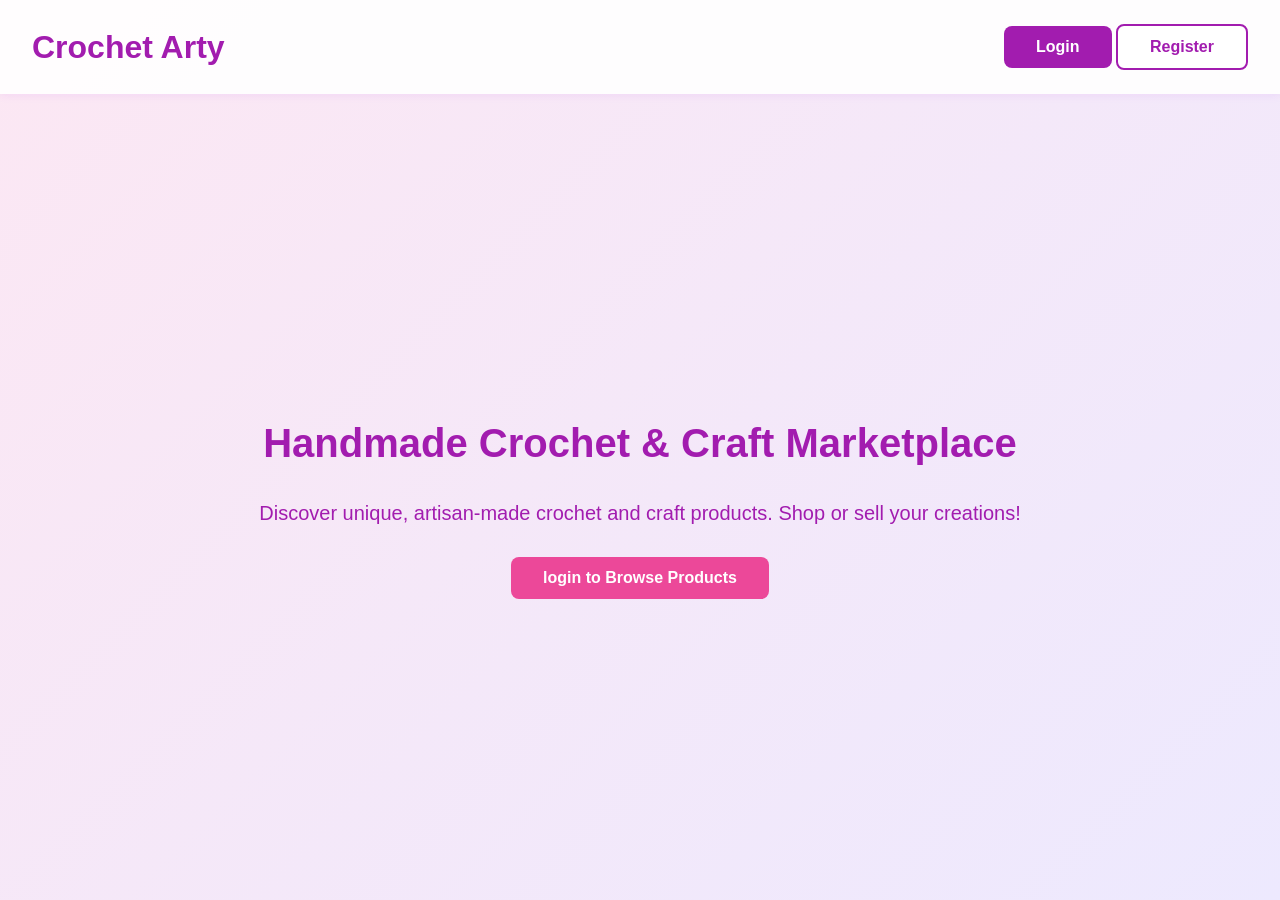
<file: frontend/index.html>
<!DOCTYPE html>
<html lang="en">
<head>
  <meta charset="UTF-8">
  <meta name="viewport" content="width=device-width, initial-scale=1.0">
  <title>Crochet Arty - Handmade Crafts</title>
  <link rel="stylesheet" href="css/style.css">
</head>
<body class="bg-gradient min-h-screen flex flex-col">
  <nav class="navbar">
    <span class="logo">Crochet Arty</span>
    <div>
      <a href="login.html" class="btn btn-primary">Login</a>
      <a href="register.html" class="btn btn-outline">Register</a>
    </div>
  </nav>
  <main class="main-center">
    <h1 class="hero-title">Handmade Crochet & Craft Marketplace</h1>
    <p class="hero-desc">Discover unique, artisan-made crochet and craft products. Shop or sell your creations!</p>
    <div>
      <a href="login.html" class="btn btn-hero">login to Browse Products</a>
    </div>
  </main>

  <script>
    // (Removed localStorage and profileNav logic)
  </script>
</body>
</html>
</file>
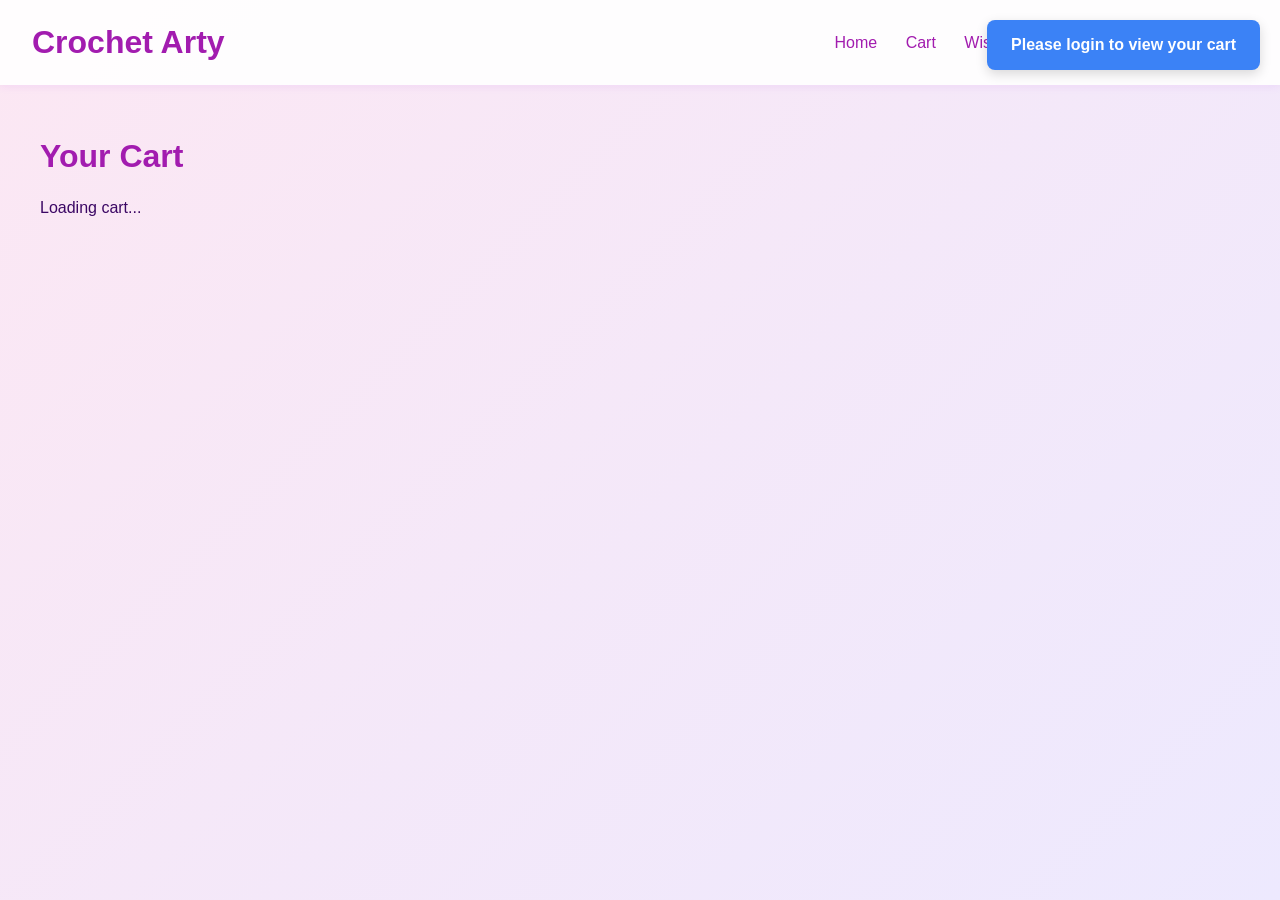
<file: frontend/cart.html>
<!DOCTYPE html>
<html lang="en">
<head>
  <meta charset="UTF-8">
  <meta name="viewport" content="width=device-width, initial-scale=1.0">
  <title>Cart - Crochet Arty</title>
  <link rel="stylesheet" href="css/style.css">
  <script defer src="js/api.js"></script>
</head>
<body class="bg-gradient min-h-screen flex flex-col">
  <nav class="navbar">
    <span class="logo">Crochet Arty</span>
    <div class="nav-links">
      <a href="home.html">Home</a>
      <a href="cart.html" class="active">Cart</a>
      <a href="wishlist.html">Wishlist</a>
      <a href="orders.html">Orders</a>
      <a href="profile.html" id="profileNav">Profile</a>
      <a href="dashboard.html" id="dashboardLink" style="display: none;">Dashboard</a>
      <a href="#" id="logoutLink" class="logout">Logout</a>
    </div>
  </nav>
  <main class="main-content">
    <h1 class="section-title">Your Cart</h1>
    <div id="cartItems" class="cart-items">
      <div class="loading">Loading cart...</div>
    </div>
    <div id="cartSummary" class="cart-summary"></div>
    <div id="buyModal" class="modal" style="display:none;">
      <div class="modal-content">
        <div id="modalStep1" style="display:none;">
          <h2 class="modal-title">Enter Delivery Address</h2>
          <textarea id="addressInput" class="modal-input" rows="3" placeholder="Enter your address..."></textarea>
          <button class="btn btn-primary" id="continueToReturn">Continue</button>
        </div>
        <div id="modalStep2" style="display:none;">
          <h2 class="modal-title">7 Days Return Policy</h2>
          <p>You are eligible for a 7 days return policy from the date of delivery.</p>
          <button class="btn btn-primary" id="acceptReturnPolicy">Okay</button>
        </div>
        <div id="modalStep3" style="display:none;">
          <h2 class="modal-title">Order Summary</h2>
          <div id="orderSummary"></div>
          <div id="knotsSection"></div>
          <button class="btn btn-hero" id="placeOrder">Place Order</button>
        </div>
      </div>
    </div>
    <div id="modalOverlay" class="modal-overlay" style="display:none;"></div>
  </main>
  
  <script>
    let cartData = null;

    // Initialize cart page
    async function initializeCart() {
      if (!API.helpers.isAuthenticated()) {
        showNotification('Please login to view your cart', 'info');
        return;
      }

      try {
        await loadCart();
        setupEventListeners();
      } catch (error) {
        console.error('Failed to initialize cart:', error);
        showError('Failed to load cart. Please try again.');
      }
    }

    // Load cart from API
    async function loadCart() {
      try {
        const response = await API.cart.getCart();
        
        if (response.success) {
          cartData = response.data.cart;
          renderCart();
        } else {
          showError('Failed to load cart.');
        }
      } catch (error) {
        console.error('Load cart error:', error);
        showError('Failed to load cart. Please try again.');
      }
    }

    // Render cart
    function renderCart() {
      const itemsDiv = document.getElementById('cartItems');
      const summaryDiv = document.getElementById('cartSummary');
      
      if (!cartData || cartData.items.length === 0) {
        itemsDiv.innerHTML = '<div class="no-products">Your cart is empty.</div>';
        summaryDiv.innerHTML = '';
        return;
      }

      itemsDiv.innerHTML = '';
      
      cartData.items.forEach(item => {
        const product = item.product;
        const itemDiv = document.createElement('div');
        itemDiv.className = 'cart-item';
        itemDiv.innerHTML = `
          <img src="${product.images && product.images[0] ? product.images[0] : 'images/placeholder.jpg'}" alt="${product.title}" class="cart-item-img">
          <div class="cart-item-info">
            <h2 class="product-title">${product.title}</h2>
            <p class="product-price">${API.helpers.formatPrice(product.price)}</p>
            <div class="cart-item-actions">
              <label>Qty:</label>
              <input type="number" min="1" max="99" value="${item.quantity}" class="cart-qty" 
                     data-product-id="${product._id}">
              <button class="btn btn-outline remove-btn" data-product-id="${product._id}">Remove</button>
            </div>
          </div>
        `;
        itemsDiv.appendChild(itemDiv);
      });

      // Add event listeners for quantity changes and remove buttons
      setupCartEventListeners();

      // Render summary
      summaryDiv.innerHTML = `
        <div class="cart-summary-bar">
          <span class="cart-total-label">Total:</span>
          <span class="cart-total-value">${API.helpers.formatPrice(cartData.totalAmount)}</span>
        </div>
        <div class="cart-actions">
          <button class="btn btn-primary btn-large" onclick="proceedToCheckout()">Proceed to Checkout</button>
          <button class="btn btn-outline" onclick="clearCart()">Clear Cart</button>
        </div>
      `;
    }

    // Setup event listeners for cart items
    function setupCartEventListeners() {
      // Quantity change listeners
      document.querySelectorAll('.cart-qty').forEach(input => {
        input.addEventListener('change', function() {
          const productId = this.getAttribute('data-product-id');
          const quantity = parseInt(this.value);
          updateQuantity(productId, quantity);
        });
      });

      // Remove button listeners
      document.querySelectorAll('.remove-btn').forEach(button => {
        button.addEventListener('click', function() {
          const productId = this.getAttribute('data-product-id');
          removeFromCart(productId);
        });
      });
    }

    // Update quantity
    async function updateQuantity(productId, quantity) {
      try {
        console.log('Updating quantity for product:', productId, 'to:', quantity);
        const response = await API.cart.updateCartItem(productId, quantity);
        
        if (response.success) {
          cartData = response.data.cart;
          renderCart();
          showSuccess('Quantity updated successfully.');
        } else {
          showError('Failed to update quantity.');
        }
      } catch (error) {
        console.error('Update quantity error:', error);
        showError('Failed to update quantity. Please try again.');
      }
    }

    // Remove from cart
    async function removeFromCart(productId) {
      try {
        console.log('Removing product from cart:', productId);
        const response = await API.cart.removeFromCart(productId);
        
        if (response.success) {
          cartData = response.data.cart;
          renderCart();
          showSuccess('Item removed from cart.');
        } else {
          showError('Failed to remove item.');
        }
      } catch (error) {
        console.error('Remove from cart error:', error);
        showError('Failed to remove item. Please try again.');
      }
    }

    // Clear cart
    async function clearCart() {
      if (!confirm('Are you sure you want to clear your cart?')) return;
      
      try {
        const response = await API.cart.clearCart();
        
        if (response.success) {
          cartData = response.data.cart;
          renderCart();
          showSuccess('Cart cleared successfully.');
        } else {
          showError('Failed to clear cart.');
        }
      } catch (error) {
        console.error('Clear cart error:', error);
        showError('Failed to clear cart. Please try again.');
      }
    }

    // Proceed to checkout
    function proceedToCheckout() {
      if (!cartData || cartData.items.length === 0) {
        showError('Your cart is empty.');
        return;
      }
      
      window.location.href = 'checkout.html';
    }

    // Setup general event listeners
    function setupEventListeners() {
      // Logout functionality
      const logoutLink = document.getElementById('logoutLink');
      if (logoutLink) {
        logoutLink.addEventListener('click', async function(e) {
          e.preventDefault();
          try {
            await API.auth.logout();
          } catch (error) {
            console.error('Logout error:', error);
          }
        });
      }

      // Profile navigation
      const profileNav = document.getElementById('profileNav');
      const dashboardLink = document.getElementById('dashboardLink');
      
      if (API.helpers.isAuthenticated()) {
        const user = JSON.parse(localStorage.getItem('user') || '{}');
        if (profileNav) profileNav.style.display = 'inline';
        if (user.role === 'artisan' || user.role === 'admin') {
          if (dashboardLink) dashboardLink.style.display = 'inline';
        }
      }
    }

    // Show notification
    function showNotification(message, type = 'info') {
      const notification = document.createElement('div');
      notification.className = `notification notification-${type}`;
      notification.textContent = message;
      document.body.appendChild(notification);
      
      setTimeout(() => {
        notification.remove();
      }, 3000);
    }

    // Show error message
    function showError(message) {
      showNotification(message, 'error');
    }

    // Show success message
    function showSuccess(message) {
      showNotification(message, 'success');
    }

    // Initialize when DOM is loaded
    document.addEventListener('DOMContentLoaded', initializeCart);
  </script>
</body>
</html>
</file>
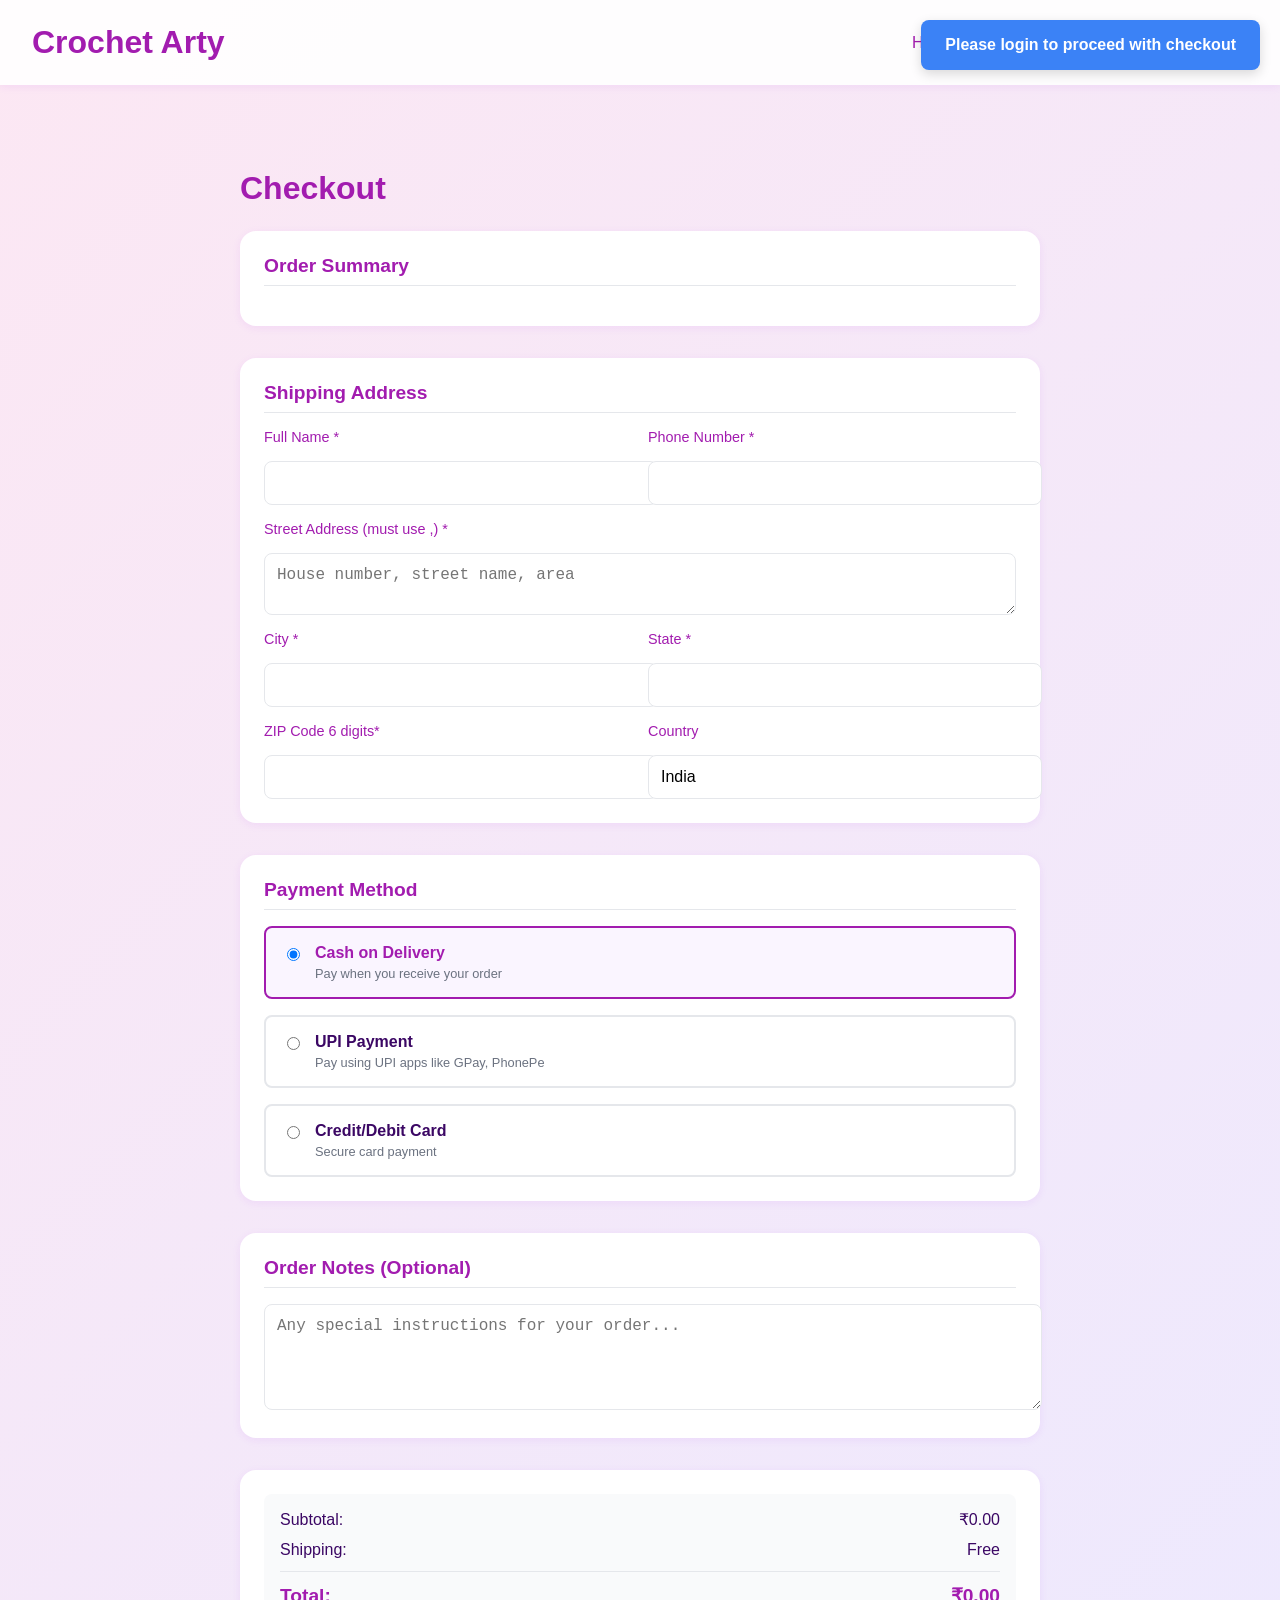
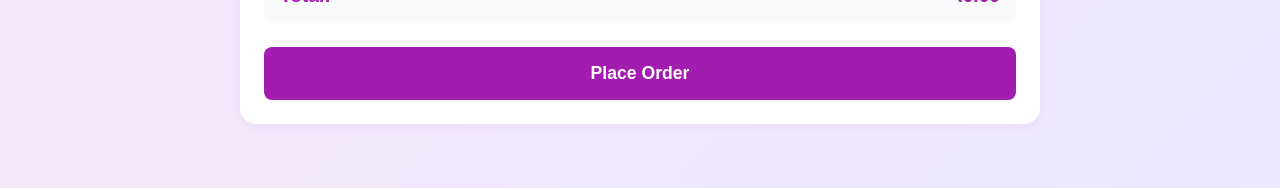
<file: frontend/checkout.html>
<!DOCTYPE html>
<html lang="en">
<head>
  <meta charset="UTF-8">
  <meta name="viewport" content="width=device-width, initial-scale=1.0">
  <title>Checkout - Crochet Arty</title>
  <link rel="stylesheet" href="css/style.css">
  <script defer src="js/api.js"></script>
</head>
<body class="bg-gradient min-h-screen flex flex-col">
  <nav class="navbar">
    <span class="logo">Crochet Arty</span>
    <div class="nav-links">
      <a href="home.html">Home</a>
      <a href="cart.html">Cart</a>
      <a href="wishlist.html">Wishlist</a>
      <a href="orders.html">Orders</a>
      <a href="profile.html">Profile</a>
    </div>
  </nav>

  <main class="main-content">
    <div class="checkout-container">
      <h1 class="section-title">Checkout</h1>
      
      <div class="checkout-content">
        <!-- Order Summary -->
        <div class="checkout-section">
          <h2 class="checkout-section-title">Order Summary</h2>
          <div id="orderSummary" class="order-summary-content">
            <!-- Order items will be loaded here -->
          </div>
        </div>

        <!-- Shipping Address -->
        <div class="checkout-section">
          <h2 class="checkout-section-title">Shipping Address</h2>
          <form id="checkoutForm" class="checkout-form">
            <div class="form-row">
              <div class="form-group">
                <label for="fullName">Full Name *</label>
                <input type="text" id="fullName" name="fullName" required>
              </div>
              <div class="form-group">
                <label for="phone">Phone Number *</label>
                <input type="tel" id="phone" name="phone" required>
              </div>
            </div>
            
            <div class="form-group">
              <label for="street">Street Address (must use ,) *</label>
              <textarea id="street" name="street" rows="2" required placeholder="House number, street name, area"></textarea>
            </div>
            
            <div class="form-row">
              <div class="form-group">
                <label for="city">City *</label>
                <input type="text" id="city" name="city" required>
              </div>
              <div class="form-group">
                <label for="state">State *</label>
                <input type="text" id="state" name="state" required>
              </div>
            </div>
            
            <div class="form-row">
              <div class="form-group">
                <label for="zipCode ">ZIP Code 6 digits*</label>
                <input type="text" id="zipCode" name="zipCode" pattern="[0-9]{6}" required>
              </div>
              <div class="form-group">
                <label for="country">Country</label>
                <input type="text" id="country" name="country" value="India" readonly>
              </div>
            </div>
          </form>
        </div>

        <!-- Payment Method -->
        <div class="checkout-section">
          <h2 class="checkout-section-title">Payment Method</h2>
          <div class="payment-methods">
            <label class="payment-option">
              <input type="radio" name="paymentMethod" value="cod" checked>
              <span class="payment-label">
                <strong>Cash on Delivery</strong>
                <small>Pay when you receive your order</small>
              </span>
            </label>
            
            <label class="payment-option">
              <input type="radio" name="paymentMethod" value="upi">
              <span class="payment-label">
                <strong>UPI Payment</strong>
                <small>Pay using UPI apps like GPay, PhonePe</small>
              </span>
            </label>
            
            <label class="payment-option">
              <input type="radio" name="paymentMethod" value="card">
              <span class="payment-label">
                <strong>Credit/Debit Card</strong>
                <small>Secure card payment</small>
              </span>
            </label>
          </div>
        </div>

        <!-- Order Notes -->
        <div class="checkout-section">
          <h2 class="checkout-section-title">Order Notes (Optional)</h2>
          <textarea id="orderNotes" placeholder="Any special instructions for your order..." rows="3"></textarea>
        </div>

        <!-- Place Order -->
        <div class="checkout-section">
          <div class="order-total-section">
            <div class="total-breakdown">
              <div class="total-row">
                <span>Subtotal:</span>
                <span id="subtotal">₹0.00</span>
              </div>
              <div class="total-row">
                <span>Shipping:</span>
                <span id="shipping">Free</span>
              </div>
              <div class="total-row total-final">
                <span>Total:</span>
                <span id="finalTotal">₹0.00</span>
              </div>
            </div>
            
            <button type="button" id="placeOrderBtn" class="btn btn-primary btn-large">
              Place Order
            </button>
          </div>
        </div>
      </div>
    </div>
  </main>
  
  <script>
    let cartData = null;

    // Initialize page
    document.addEventListener('DOMContentLoaded', async function() {
      if (!API.helpers.isAuthenticated()) {
        showNotification('Please login to proceed with checkout', 'info');
        return;
      }
      
      await loadCartData();
      setupEventListeners();
      loadUserProfile();
    });

    // Load cart data
    async function loadCartData() {
      try {
        const response = await API.cart.getCart();
        
        if (response.success) {
          cartData = response.data.cart;
          
          if (!cartData || cartData.items.length === 0) {
            window.location.href = 'cart.html';
            return;
          }
          
          renderOrderSummary();
          updateTotals();
        } else {
          showError('Failed to load cart data');
          setTimeout(() => window.location.href = 'cart.html', 2000);
        }
      } catch (error) {
        console.error('Load cart error:', error);
        showError('Failed to load cart data');
        setTimeout(() => window.location.href = 'cart.html', 2000);
      }
    }

    // Load user profile for pre-filling form
    async function loadUserProfile() {
      try {
        const response = await API.auth.getProfile();
        
        if (response.success) {
          const user = response.data.user;
          
          // Pre-fill form with user data
          if (user.name) document.getElementById('fullName').value = user.name;
          if (user.phone) document.getElementById('phone').value = user.phone;
          if (user.address) {
            if (user.address.street) document.getElementById('street').value = user.address.street;
            if (user.address.city) document.getElementById('city').value = user.address.city;
            if (user.address.state) document.getElementById('state').value = user.address.state;
            if (user.address.zipCode) document.getElementById('zipCode').value = user.address.zipCode;
            if (user.address.country) document.getElementById('country').value = user.address.country;
          }
        }
      } catch (error) {
        console.error('Load profile error:', error);
      }
    }

    // Setup event listeners
    function setupEventListeners() {
      document.getElementById('placeOrderBtn').addEventListener('click', placeOrder);
      
      // Form validation
      const form = document.getElementById('checkoutForm');
      form.addEventListener('input', validateForm);
    }

    // Render order summary
    function renderOrderSummary() {
      const container = document.getElementById('orderSummary');
      
      container.innerHTML = `
        <div class="order-items">
          ${cartData.items.map(item => `
            <div class="checkout-item">
              <img src="${item.product.images[0] || 'images/placeholder.jpg'}" alt="${item.product.title}" class="checkout-item-img">
              <div class="checkout-item-info">
                <h4>${item.product.title}</h4>
                <p class="item-category">${item.product.category}</p>
                <div class="item-pricing">
                  <span class="item-price">${API.helpers.formatPrice(item.price)}</span>
                  <span class="item-qty">× ${item.quantity}</span>
                  <span class="item-total">${API.helpers.formatPrice(item.price * item.quantity)}</span>
                </div>
              </div>
            </div>
          `).join('')}
        </div>
      `;
    }

    // Update totals
    function updateTotals() {
      const subtotal = cartData.totalAmount;
      const shipping = 0; // Free shipping
      const total = subtotal + shipping;
      
      document.getElementById('subtotal').textContent = API.helpers.formatPrice(subtotal);
      document.getElementById('shipping').textContent = shipping === 0 ? 'Free' : API.helpers.formatPrice(shipping);
      document.getElementById('finalTotal').textContent = API.helpers.formatPrice(total);
    }

    // Validate form
    function validateForm() {
      const form = document.getElementById('checkoutForm');
      const placeOrderBtn = document.getElementById('placeOrderBtn');
      
      const isValid = form.checkValidity();
      placeOrderBtn.disabled = !isValid;
      
      if (isValid) {
        placeOrderBtn.classList.remove('btn-disabled');
      } else {
        placeOrderBtn.classList.add('btn-disabled');
      }
    }

    // Place order
    async function placeOrder() {
      const form = document.getElementById('checkoutForm');
      
      if (!form.checkValidity()) {
        form.reportValidity();
        return;
      }

      const formData = new FormData(form);
      const paymentMethod = document.querySelector('input[name="paymentMethod"]:checked').value;
      const orderNotes = document.getElementById('orderNotes').value.trim();

      const orderData = {
        shippingAddress: {
          name: formData.get('fullName'),
          phone: formData.get('phone'),
          street: formData.get('street'),
          city: formData.get('city'),
          state: formData.get('state'),
          zipCode: formData.get('zipCode'),
          country: formData.get('country')
        },
        paymentMethod: paymentMethod,
        notes: orderNotes
      };

      try {
        // Disable button and show loading
        const placeOrderBtn = document.getElementById('placeOrderBtn');
        placeOrderBtn.disabled = true;
        placeOrderBtn.textContent = 'Placing Order...';

        const response = await API.orders.createOrder(orderData);
        
        if (response.success) {
          showNotification('Order placed successfully!', 'success');
          
          // Redirect to order confirmation
          setTimeout(() => {
            window.location.href = `order-confirmation.html?order=${response.data.order._id}`;
          }, 1500);
        } else {
          throw new Error(response.message || 'Failed to place order');
        }
      } catch (error) {
        console.error('Place order error:', error);
        showError(error.message || 'Failed to place order');
        
        // Re-enable button
        const placeOrderBtn = document.getElementById('placeOrderBtn');
        placeOrderBtn.disabled = false;
        placeOrderBtn.textContent = 'Place Order';
      }
    }

    // Show error
    function showError(message) {
      showNotification(message, 'error');
    }

    // Show notification
    function showNotification(message, type = 'info') {
      const notification = document.createElement('div');
      notification.className = `notification notification-${type}`;
      notification.textContent = message;
      document.body.appendChild(notification);
      setTimeout(() => notification.remove(), 4000);
    }
  </script>
</body>
</html>
</file>
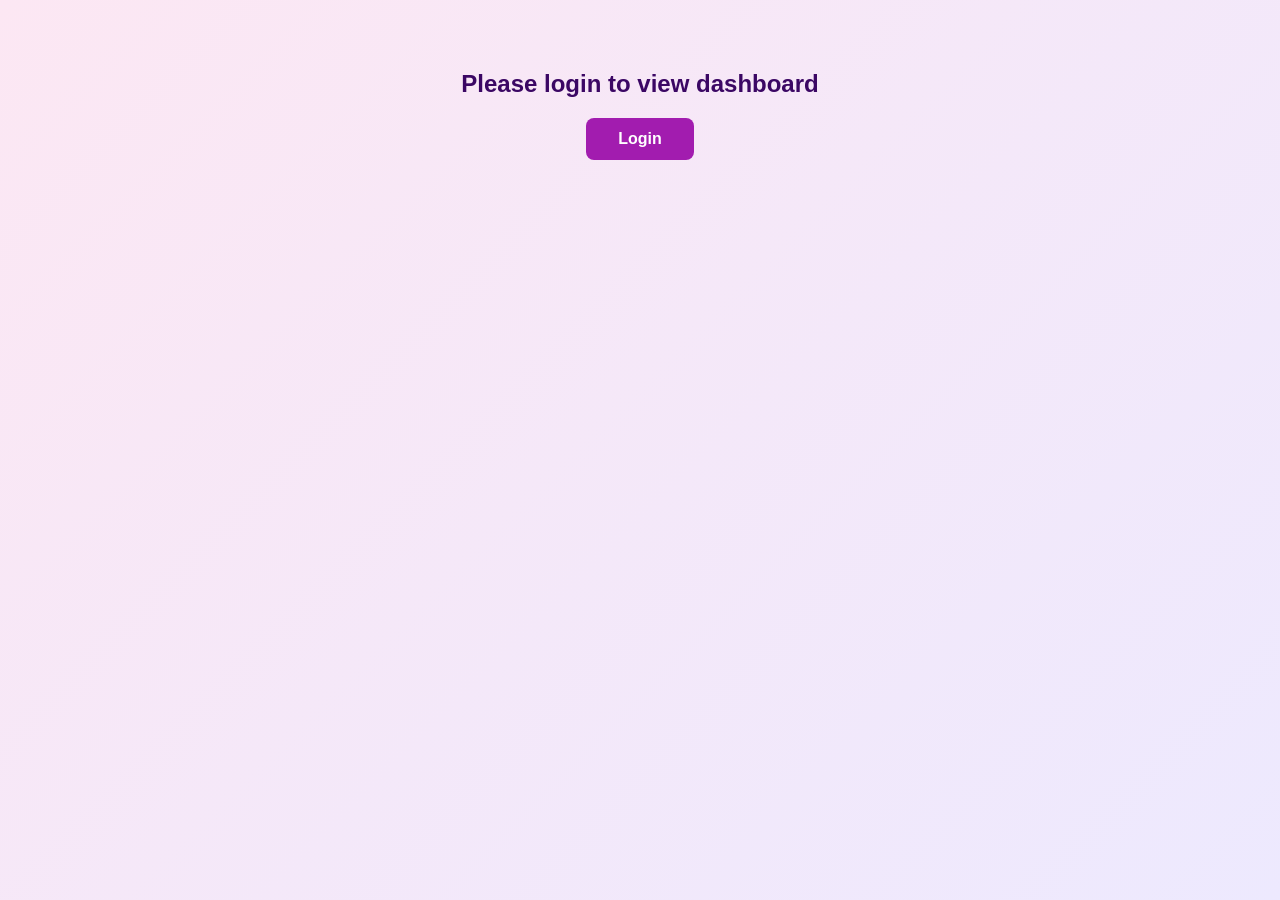
<file: frontend/dashboard.html>
<!DOCTYPE html>
<html lang="en">
<head>
  <meta charset="UTF-8">
  <meta name="viewport" content="width=device-width, initial-scale=1.0">
  <title>Dashboard - Crochet Arty</title>
  <link rel="stylesheet" href="css/style.css">
  <script defer src="js/api.js"></script>
</head>
<body class="bg-gradient min-h-screen flex flex-col">
  <nav class="navbar">
    <span class="logo">Crochet Arty</span>
    <div class="nav-links">
      <a href="home.html">Home</a>
      <a href="cart.html">Cart</a>
      <a href="index.html" class="logout">Logout</a>
    </div>
  </nav>
  <main class="main-content dashboard-main">
    <h1 class="section-title">Artisan Dashboard</h1>
    <section class="dashboard-section">
      <h2 class="dashboard-title">Upload New Product</h2>
      <form id="uploadForm" class="dashboard-form">
        <input type="text" id="prodTitle" placeholder="Title" required>
        <input type="number" id="prodPrice" placeholder="Price" required>
        <input type="text" id="prodImage" placeholder="Image URL" required>
        <input type="text" id="prodDesc" placeholder="Description" required>
        <button type="submit" class="btn btn-hero">Upload</button>
      </form>
    </section>
    <section class="dashboard-section">
      <h2 class="dashboard-title">Your Products</h2>
      <div id="artisanProducts" class="product-grid"></div>
    </section>
    <section class="dashboard-section">
      <h2 class="dashboard-title">Orders (Simulated)</h2>
      <div id="orderList" class="order-list"></div>
    </section>
    <div id="debugPanel" style="display:none; background:#fee; color:#900; padding:10px; margin:10px 0; border:1px solid #900;"></div>
  </main>

  <script>
    document.addEventListener('DOMContentLoaded', async function() {
      if (!window.API || !API.helpers.isAuthenticated()) {
        document.body.innerHTML = '<div style="text-align: center; padding: 50px;"><h2>Please login to view dashboard</h2><a href="login.html" class="btn btn-primary">Login</a></div>';
        return;
      } else if (!API.helpers.isArtisan()) {
        window.location.href = 'home.html';
        return;
      }
      // Show loading
      const grid = document.getElementById('artisanProducts');
      grid.innerHTML = '<div class="loading">Loading products...</div>';
      const debugPanel = document.getElementById('debugPanel');
      debugPanel.style.display = 'none';
      try {
        const res = await API.artisan.getArtisanProducts();
        if (res.success && res.data && res.data.products.length > 0) {
          grid.innerHTML = '';
          res.data.products.forEach((product, idx) => {
            grid.innerHTML += `
              <div class="product-card">
                <img src="${product.images && product.images[0] ? product.images[0] : (product.image || 'images/placeholder.jpg')}" alt="${product.title}" class="product-img">
                <div class="product-info">
                  <h2 class="product-title">${product.title}</h2>
                  <p class="product-price">₹${product.price}</p>
                  <p class="product-desc">${product.description}</p>
                  <div class="dashboard-actions">
                    <button class="btn btn-primary" onclick="editProduct('${product._id}')">Edit</button>
                    <button class="btn btn-outline" onclick="deleteProduct('${product._id}')">Delete</button>
                  </div>
                </div>
              </div>
            `;
          });
        } else {
          grid.innerHTML = '<div class="no-products">No products uploaded yet.</div>';
        }
      } catch (err) {
        grid.innerHTML = '<div class="error">Failed to load products from backend. Please check your connection.</div>';
        debugPanel.style.display = 'block';
        debugPanel.textContent = 'Backend error: ' + (err && err.message ? err.message : JSON.stringify(err));
      }
    });
    // Use localStorage for artisan products
    function getArtisanProducts() {
      return JSON.parse(localStorage.getItem('artisanProducts') || '[]');
    }
    function setArtisanProducts(products) {
      localStorage.setItem('artisanProducts', JSON.stringify(products));
    }
    function renderArtisanProducts() {
      const products = getArtisanProducts();
      const grid = document.getElementById('artisanProducts');
      grid.innerHTML = '';
      if (products.length === 0) {
        grid.innerHTML = '<div class="no-products">No products uploaded yet.</div>';
        return;
      }
      products.forEach((product, idx) => {
        grid.innerHTML += `
          <div class="product-card">
            <img src="${product.images && product.images[0] ? product.images[0] : (product.image || 'images/placeholder.jpg')}" alt="${product.title}" class="product-img">
            <div class="product-info">
              <h2 class="product-title">${product.title}</h2>
              <p class="product-price">₹${product.price}</p>
              <p class="product-desc">${product.description}</p>
              <div class="dashboard-actions">
                <button class="btn btn-primary" onclick="editProduct(${idx})">Edit</button>
                <button class="btn btn-outline" onclick="deleteProduct(${idx})">Delete</button>
              </div>
            </div>
          </div>
        `;
      });
    }
    function editProduct(idx) {
      const products = getArtisanProducts();
      const product = products[idx];
      document.getElementById('prodTitle').value = product.title;
      document.getElementById('prodPrice').value = product.price;
      document.getElementById('prodImage').value = product.image;
      document.getElementById('prodDesc').value = product.description;
      deleteProduct(idx);
    }
    function deleteProduct(idx) {
      let products = getArtisanProducts();
      products.splice(idx, 1);
      setArtisanProducts(products);
      renderArtisanProducts();
    }
    window.editProduct = editProduct;
    window.deleteProduct = deleteProduct;
    document.getElementById('uploadForm').addEventListener('submit', function(e) {
      e.preventDefault();
      const title = document.getElementById('prodTitle').value;
      const price = document.getElementById('prodPrice').value;
      const image = document.getElementById('prodImage').value;
      const description = document.getElementById('prodDesc').value;
      const products = getArtisanProducts();
      products.push({ title, price, image, description });
      setArtisanProducts(products);
      renderArtisanProducts();
      this.reset();
    });
    renderArtisanProducts();
    // Simulated orders
    const orders = [
      {id: 101, product: 'Crochet Teddy Bear', buyer: 'SUBBAMMA', qty: 1, status: 'Placed'},
      {id: 102, product: 'Boho Wall Hanging', buyer: 'RAMALAKSHMI', qty: 2, status: 'Placed'}
    ];
    function renderOrders() {
      const list = document.getElementById('orderList');
      if (orders.length === 0) {
        list.innerHTML = '<div class="no-products">No orders yet.</div>';
        return;
      }
      list.innerHTML = orders.map(order => `
        <div class="order-item">
          <span>Order #${order.id}</span>
          <span>${order.product}</span>
          <span>Buyer: ${order.buyer}</span>
          <span>Qty: ${order.qty}</span>
          <span class="order-status">${order.status}</span>
        </div>
      `).join('');
    }
    renderOrders();
  </script>
</body>
</html>
</file>
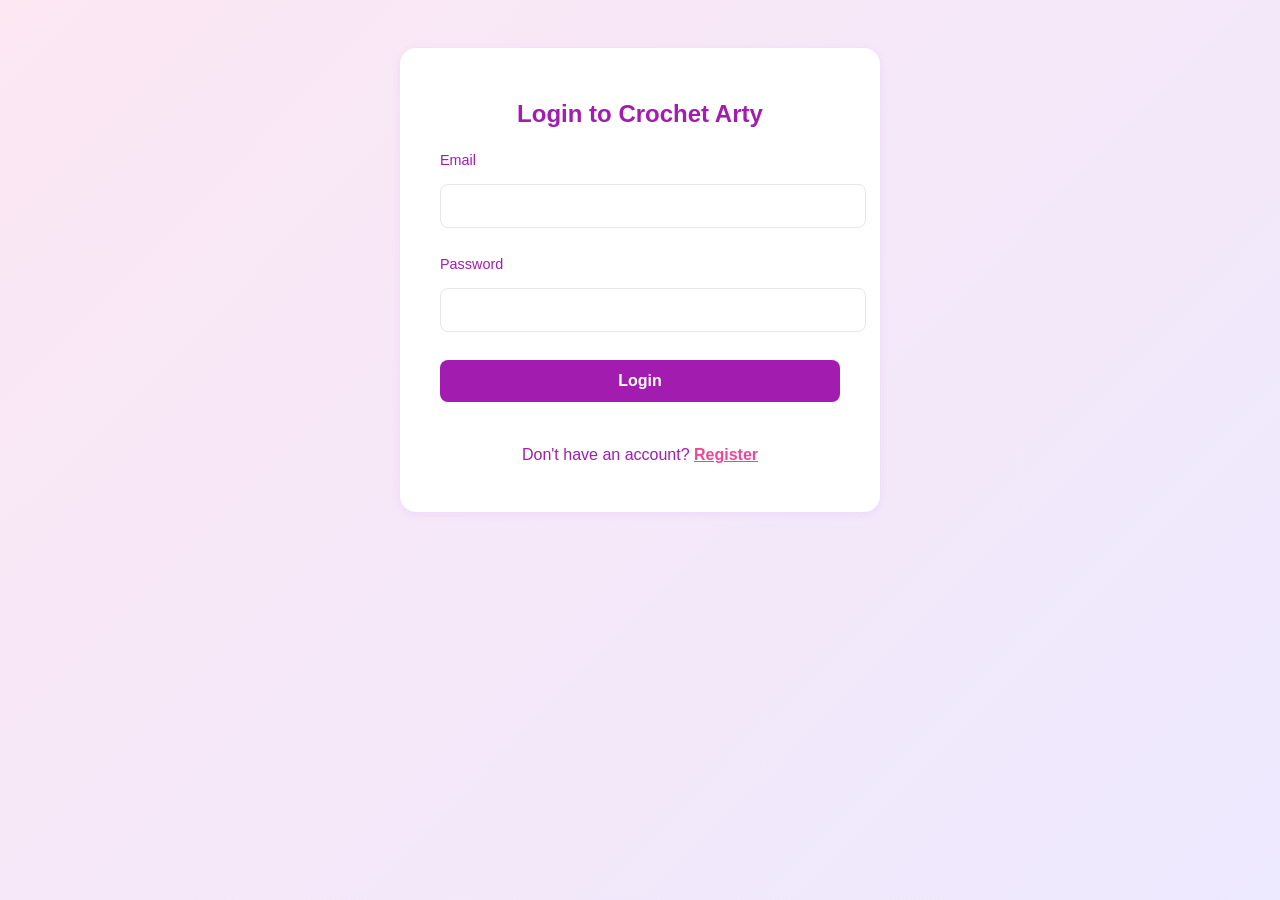
<file: frontend/login.html>
<!DOCTYPE html>
<html lang="en">
<head>
  <meta charset="UTF-8">
  <meta name="viewport" content="width=device-width, initial-scale=1.0">
  <title>Login - Crochet Arty</title>
  <link rel="stylesheet" href="css/style.css">
</head>
<body class="bg-gradient min-h-screen flex flex-col justify-center items-center">
  <div class="form-container">
    <h2 class="form-title">Login to Crochet Arty</h2>
    <form class="form" id="loginForm" novalidate>
      <div class="form-group">
        <label for="email">Email</label>
        <input type="email" id="email" name="email" required>
        <div class="form-error" id="emailError"></div>
      </div>
      <div class="form-group">
        <label for="password">Password</label>
        <input type="password" id="password" name="password" required>
        <div class="form-error" id="passwordError"></div>
      </div>
      <button type="submit" class="btn btn-primary w-full" id="loginBtn">Login</button>
      <div id="loginMessage" class="form-message"></div>
    </form>
    <p class="form-footer">Don't have an account? <a href="register.html">Register</a></p>
  </div>

  <script src="js/api.js"></script>
  <script>
    document.getElementById('loginForm').addEventListener('submit', async function(e) {
      e.preventDefault();
      
      const email = document.getElementById('email').value.trim();
      const password = document.getElementById('password').value;
      const loginBtn = document.getElementById('loginBtn');
      const loginMessage = document.getElementById('loginMessage');
      
      // Clear previous errors
      document.getElementById('emailError').textContent = '';
      document.getElementById('passwordError').textContent = '';
      loginMessage.innerHTML = '';
      
      // Validation
      let valid = true;
      
      if (!email) {
        document.getElementById('emailError').textContent = 'Email is required.';
        valid = false;
      } else if (!email.includes('@')) {
        document.getElementById('emailError').textContent = 'Please enter a valid email.';
        valid = false;
      }
      
      if (!password) {
        document.getElementById('passwordError').textContent = 'Password is required.';
        valid = false;
      } else if (password.length < 6) {
        document.getElementById('passwordError').textContent = 'Password must be at least 6 characters.';
        valid = false;
      }
      
      if (!valid) return;
      
      // Show loading
      loginBtn.disabled = true;
      loginBtn.textContent = 'Logging in...';
      loginMessage.innerHTML = '<div class="loading">Logging in...</div>';
      
      try {
        const response = await API.auth.login({ email, password });
        
        if (response.success) {
          loginMessage.innerHTML = '<div class="success">Login successful! Redirecting...</div>';
          
          // Redirect based on user role
          const user = response.data.user;
          if (user.role === 'artisan' || user.role === 'admin') {
            window.location.href = 'dashboard.html';
          } else {
            window.location.href = 'home.html';
          }
        } else {
          loginMessage.innerHTML = `<div class="error">${response.message}</div>`;
        }
      } catch (error) {
        loginMessage.innerHTML = `<div class="error">${error.message || 'Login failed. Please try again.'}</div>`;
      } finally {
        loginBtn.disabled = false;
        loginBtn.textContent = 'Login';
      }
    });
  </script>
</body>
</html>
</file>
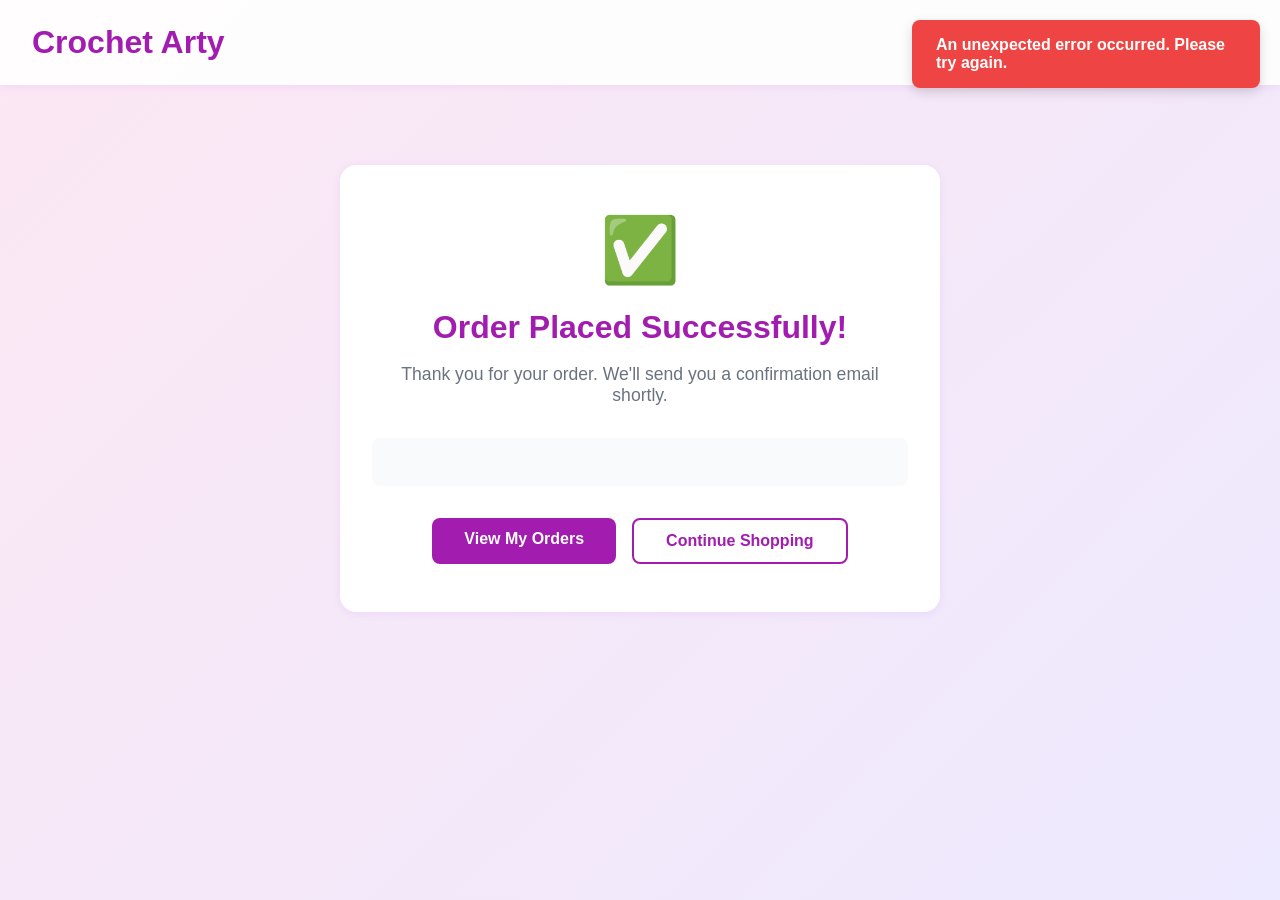
<file: frontend/order-confirmation.html>
<!DOCTYPE html>
<html lang="en">
<head>
  <meta charset="UTF-8">
  <meta name="viewport" content="width=device-width, initial-scale=1.0">
  <title>Order Confirmation - Crochet Arty</title>
  <link rel="stylesheet" href="css/style.css">
  <script defer src="js/api.js"></script>
</head>
<body class="bg-gradient min-h-screen flex flex-col">
  <nav class="navbar">
    <span class="logo">Crochet Arty</span>
    <div class="nav-links">
      <a href="home.html">Home</a>
      <a href="orders.html">Orders</a>
      <a href="profile.html">Profile</a>
    </div>
  </nav>

  <main class="main-content">
    <div class="confirmation-container">
      <div class="confirmation-card">
        <div class="success-icon">✅</div>
        <h1 class="confirmation-title">Order Placed Successfully!</h1>
        <p class="confirmation-message">Thank you for your order. We'll send you a confirmation email shortly.</p>
        
        <div id="orderDetails" class="order-summary">
          <!-- Order details will be loaded here -->
        </div>
        
        <div class="confirmation-actions">
          <a href="orders.html" class="btn btn-primary">View My Orders</a>
          <a href="home.html" class="btn btn-outline">Continue Shopping</a>
        </div>
      </div>
    </div>
  </main>



  <script>
    // Initialize page
    document.addEventListener('DOMContentLoaded', async function() {
      if (!API.helpers.isAuthenticated()) {
        showNotification('Please login to view order confirmation', 'info');
        return;
      }
      
      await loadOrderDetails();
    });

    // Get order ID from URL
    function getOrderId() {
      const params = new URLSearchParams(window.location.search);
      return params.get('order');
    }

    // Load order details
    async function loadOrderDetails() {
      const orderId = getOrderId();
      
      if (!orderId) {
        document.getElementById('orderDetails').innerHTML = '<p>Order ID not found.</p>';
        return;
      }

      try {
        const response = await API.orders.getOrder(orderId);
        
        if (response.success) {
          renderOrderDetails(response.data.order);
        } else {
          document.getElementById('orderDetails').innerHTML = '<p>Failed to load order details.</p>';
        }
      } catch (error) {
        console.error('Load order details error:', error);
        document.getElementById('orderDetails').innerHTML = '<p>Failed to load order details.</p>';
      }
    }

    // Render order details
    function renderOrderDetails(order) {
      const container = document.getElementById('orderDetails');
      
      container.innerHTML = `
        <div class="order-info">
          <h3>Order #${order.orderNumber}</h3>
          <p><strong>Total Amount:</strong> ${API.helpers.formatPrice(order.totalAmount)}</p>
          <p><strong>Payment Method:</strong> ${order.paymentMethod.toUpperCase()}</p>
          <p><strong>Estimated Delivery:</strong> ${new Date(order.estimatedDelivery).toLocaleDateString()}</p>
        </div>
        
        <div class="shipping-info">
          <h4>Shipping Address</h4>
          <p>${order.shippingAddress.name}</p>
          <p>${order.shippingAddress.street}</p>
          <p>${order.shippingAddress.city}, ${order.shippingAddress.state} ${order.shippingAddress.zipCode}</p>
          <p>${order.shippingAddress.phone}</p>
        </div>
        
        <div class="order-items">
          <h4>Items Ordered</h4>
          ${order.items.map(item => `
            <div class="confirmation-item">
              <img src="${item.product.images[0] || 'images/placeholder.jpg'}" alt="${item.product.title}" class="item-image">
              <div class="item-details">
                <span class="item-title">${item.product.title}</span>
                <span class="item-qty">Quantity: ${item.quantity}</span>
                <span class="item-price">${API.helpers.formatPrice(item.price)}</span>
              </div>
            </div>
          `).join('')}
        </div>
      `;
    }
  </script>
</body>
</html>
</file>
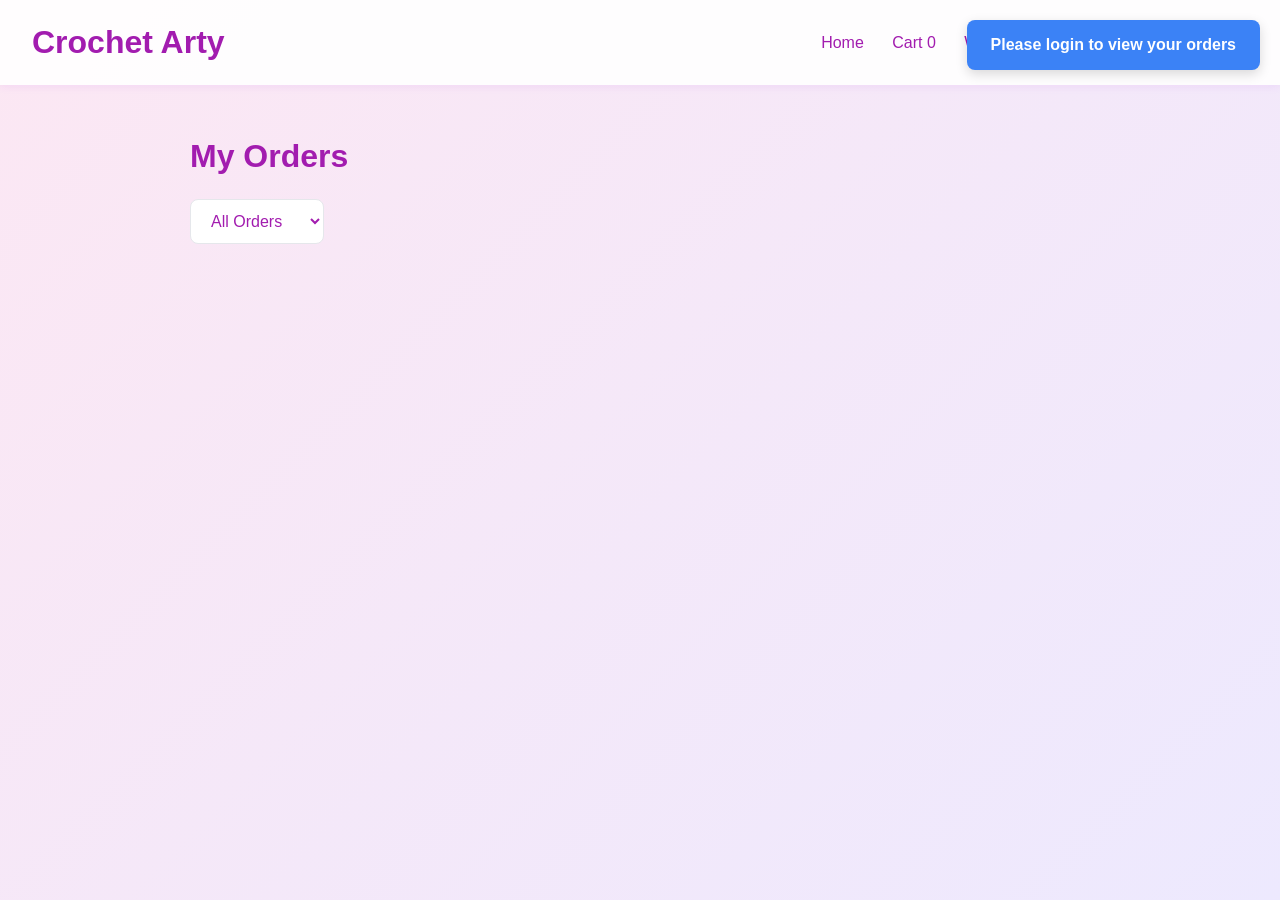
<file: frontend/orders.html>
<!DOCTYPE html>
<html lang="en">
<head>
  <meta charset="UTF-8">
  <meta name="viewport" content="width=device-width, initial-scale=1.0">
  <title>My Orders - Crochet Arty</title>
  <link rel="stylesheet" href="css/style.css">
  <script defer src="js/api.js"></script>
</head>
<body class="bg-gradient min-h-screen flex flex-col">
  <nav class="navbar">
    <span class="logo">Crochet Arty</span>
    <div class="nav-links">
      <a href="home.html">Home</a>
      <a href="cart.html">Cart <span id="cartSummary" class="cart-count">0</span></a>
      <a href="wishlist.html">Wishlist</a>
      <a href="orders.html" class="active">Orders</a>
      <a href="profile.html" id="profileLink">Profile</a>
      <a href="dashboard.html" id="dashboardLink" style="display: none;">Dashboard</a>
      <a href="#" id="logoutLink" class="logout">Logout</a>
    </div>
  </nav>

  <main class="main-content">
    <div class="profile-main">
      <h1 class="section-title">My Orders</h1>
      
      <!-- Order Filters -->
      <div class="search-bar-top">
        <select id="statusFilter" class="sort-filter">
          <option value="">All Orders</option>
          <option value="pending">Pending</option>
          <option value="confirmed">Confirmed</option>
          <option value="processing">Processing</option>
          <option value="shipped">Shipped</option>
          <option value="delivered">Delivered</option>
          <option value="cancelled">Cancelled</option>
        </select>
      </div>

      <!-- Orders List -->
      <div id="ordersList" class="orders-container">
        <!-- Orders will be loaded here -->
      </div>

      <!-- Pagination -->
      <div id="pagination" class="pagination-container">
        <!-- Pagination will be loaded here -->
      </div>
    </div>
  </main>



  <!-- Order Details Modal -->
  <div id="orderModal" class="modal-overlay" style="display: none;">
    <div class="modal">
      <div class="modal-content">
        <div class="modal-header">
          <h2 class="modal-title">Order Details</h2>
          <button class="btn btn-outline" onclick="closeOrderModal()">Close</button>
        </div>
        <div id="orderDetails">
          <!-- Order details will be loaded here -->
        </div>
      </div>
    </div>
  </div>

  <script>
    let currentPage = 1;
    let currentStatus = '';

    // Initialize page
    document.addEventListener('DOMContentLoaded', async function() {
      if (!API.helpers.isAuthenticated()) {
        showNotification('Please login to view your orders', 'info');
        return;
      }
      
      await loadOrders();
      setupEventListeners();
      updateCartSummary();
      setupNavigation();
    });

    // Setup navigation
    function setupNavigation() {
      const user = JSON.parse(localStorage.getItem('user') || '{}');
      const dashboardLink = document.getElementById('dashboardLink');
      
      if (user.role === 'artisan' || user.role === 'admin') {
        dashboardLink.style.display = 'inline';
      }
      
      // Logout functionality
      document.getElementById('logoutLink').addEventListener('click', async function(e) {
        e.preventDefault();
        await API.auth.logout();
      });
    }

    // Setup event listeners
    function setupEventListeners() {
      const statusFilter = document.getElementById('statusFilter');
      statusFilter.addEventListener('change', async (e) => {
        currentStatus = e.target.value;
        currentPage = 1;
        await loadOrders();
      });
    }

    // Load orders
    async function loadOrders() {
      try {
        const filters = {
          page: currentPage,
          limit: 10
        };
        
        if (currentStatus) {
          filters.status = currentStatus;
        }

        const response = await API.orders.getUserOrders(filters);
        
        if (response.success) {
          renderOrders(response.data.orders);
          renderPagination(response.data.pagination);
        } else {
          showError('Failed to load orders');
        }
      } catch (error) {
        console.error('Load orders error:', error);
        showError('Failed to load orders');
      }
    }

    // Render orders
    function renderOrders(orders) {
      const container = document.getElementById('ordersList');
      
      if (orders.length === 0) {
        container.innerHTML = '<div class="no-products">No orders found.</div>';
        return;
      }

      container.innerHTML = orders.map(order => `
        <div class="order-card">
          <div class="order-header">
            <div class="order-info">
              <h3>Order #${order.orderNumber}</h3>
              <p class="order-date">${new Date(order.createdAt).toLocaleDateString()}</p>
            </div>
            <div class="order-status">
              <span class="status-badge status-${order.status}">${order.status.toUpperCase()}</span>
              <span class="order-total">${API.helpers.formatPrice(order.totalAmount)}</span>
            </div>
          </div>
          
          <div class="order-items">
            ${order.items.slice(0, 3).map(item => `
              <div class="order-item-preview">
                <img src="${item.product.images[0] || 'images/placeholder.jpg'}" alt="${item.product.title}" class="item-image">
                <div class="item-info">
                  <span class="item-title">${item.product.title}</span>
                  <span class="item-qty">Qty: ${item.quantity}</span>
                </div>
              </div>
            `).join('')}
            ${order.items.length > 3 ? `<span class="more-items">+${order.items.length - 3} more items</span>` : ''}
          </div>
          
          <div class="order-actions">
            <button class="btn btn-outline" onclick="viewOrderDetails('${order._id}')">View Details</button>
            ${order.status === 'pending' || order.status === 'confirmed' ? 
              `<button class="btn btn-secondary" onclick="cancelOrder('${order._id}')">Cancel Order</button>` : ''}
            ${order.status === 'delivered' ? 
              `<button class="btn btn-primary" onclick="writeReview('${order._id}')">Write Review</button>` : ''}
          </div>
        </div>
      `).join('');
    }

    // Render pagination
    function renderPagination(pagination) {
      const container = document.getElementById('pagination');
      
      if (pagination.totalPages <= 1) {
        container.innerHTML = '';
        return;
      }

      let paginationHTML = '<div class="pagination">';
      
      if (pagination.hasPrev) {
        paginationHTML += `<button class="btn btn-outline" onclick="changePage(${pagination.currentPage - 1})">Previous</button>`;
      }
      
      for (let i = 1; i <= pagination.totalPages; i++) {
        if (i === pagination.currentPage) {
          paginationHTML += `<button class="btn btn-primary" disabled>${i}</button>`;
        } else {
          paginationHTML += `<button class="btn btn-outline" onclick="changePage(${i})">${i}</button>`;
        }
      }
      
      if (pagination.hasNext) {
        paginationHTML += `<button class="btn btn-outline" onclick="changePage(${pagination.currentPage + 1})">Next</button>`;
      }
      
      paginationHTML += '</div>';
      container.innerHTML = paginationHTML;
    }

    // Change page
    async function changePage(page) {
      currentPage = page;
      await loadOrders();
      window.scrollTo(0, 0);
    }

    // View order details
    async function viewOrderDetails(orderId) {
      try {
        const response = await API.orders.getOrder(orderId);
        
        if (response.success) {
          const order = response.data.order;
          
          document.getElementById('orderDetails').innerHTML = `
            <div class="order-detail-content">
              <div class="order-summary">
                <h3>Order #${order.orderNumber}</h3>
                <p><strong>Status:</strong> <span class="status-badge status-${order.status}">${order.status.toUpperCase()}</span></p>
                <p><strong>Order Date:</strong> ${new Date(order.createdAt).toLocaleDateString()}</p>
                <p><strong>Total Amount:</strong> ${API.helpers.formatPrice(order.totalAmount)}</p>
                ${order.trackingNumber ? `<p><strong>Tracking Number:</strong> ${order.trackingNumber}</p>` : ''}
              </div>
              
              <div class="shipping-address">
                <h4>Shipping Address</h4>
                <p>${order.shippingAddress.name}</p>
                <p>${order.shippingAddress.street}</p>
                <p>${order.shippingAddress.city}, ${order.shippingAddress.state} ${order.shippingAddress.zipCode}</p>
                <p>${order.shippingAddress.phone}</p>
              </div>
              
              <div class="order-items-detail">
                <h4>Items</h4>
                ${order.items.map(item => `
                  <div class="order-item-detail">
                    <img src="${item.product.images[0] || 'images/placeholder.jpg'}" alt="${item.product.title}" class="item-image">
                    <div class="item-details">
                      <h5>${item.product.title}</h5>
                      <p>Quantity: ${item.quantity}</p>
                      <p>Price: ${API.helpers.formatPrice(item.price)}</p>
                      <p>Artisan: ${item.artisan.name}</p>
                    </div>
                  </div>
                `).join('')}
              </div>
            </div>
          `;
          
          document.getElementById('orderModal').style.display = 'block';
        }
      } catch (error) {
        console.error('View order details error:', error);
        showError('Failed to load order details');
      }
    }

    // Close order modal
    function closeOrderModal() {
      document.getElementById('orderModal').style.display = 'none';
    }

    // Cancel order
    async function cancelOrder(orderId) {
      if (!confirm('Are you sure you want to cancel this order?')) return;
      
      try {
        const response = await API.orders.cancelOrder(orderId);
        
        if (response.success) {
          showNotification('Order cancelled successfully', 'success');
          await loadOrders();
        } else {
          showError(response.message || 'Failed to cancel order');
        }
      } catch (error) {
        console.error('Cancel order error:', error);
        showError('Failed to cancel order');
      }
    }

    // Write review (redirect to review page)
    function writeReview(orderId) {
      window.location.href = `reviews.html?order=${orderId}`;
    }

    // Update cart summary
    async function updateCartSummary() {
      try {
        const response = await API.cart.getCartSummary();
        if (response.success) {
          document.getElementById('cartSummary').textContent = response.data.totalItems || 0;
        }
      } catch (error) {
        console.error('Failed to update cart summary:', error);
      }
    }

    // Show error
    function showError(message) {
      showNotification(message, 'error');
    }

    // Show notification
    function showNotification(message, type = 'info') {
      const notification = document.createElement('div');
      notification.className = `notification notification-${type}`;
      notification.textContent = message;
      document.body.appendChild(notification);
      setTimeout(() => notification.remove(), 3000);
    }

    // Close modal when clicking outside
    document.getElementById('orderModal').addEventListener('click', function(e) {
      if (e.target === this) {
        closeOrderModal();
      }
    });
  </script>
</body>
</html>
</file>
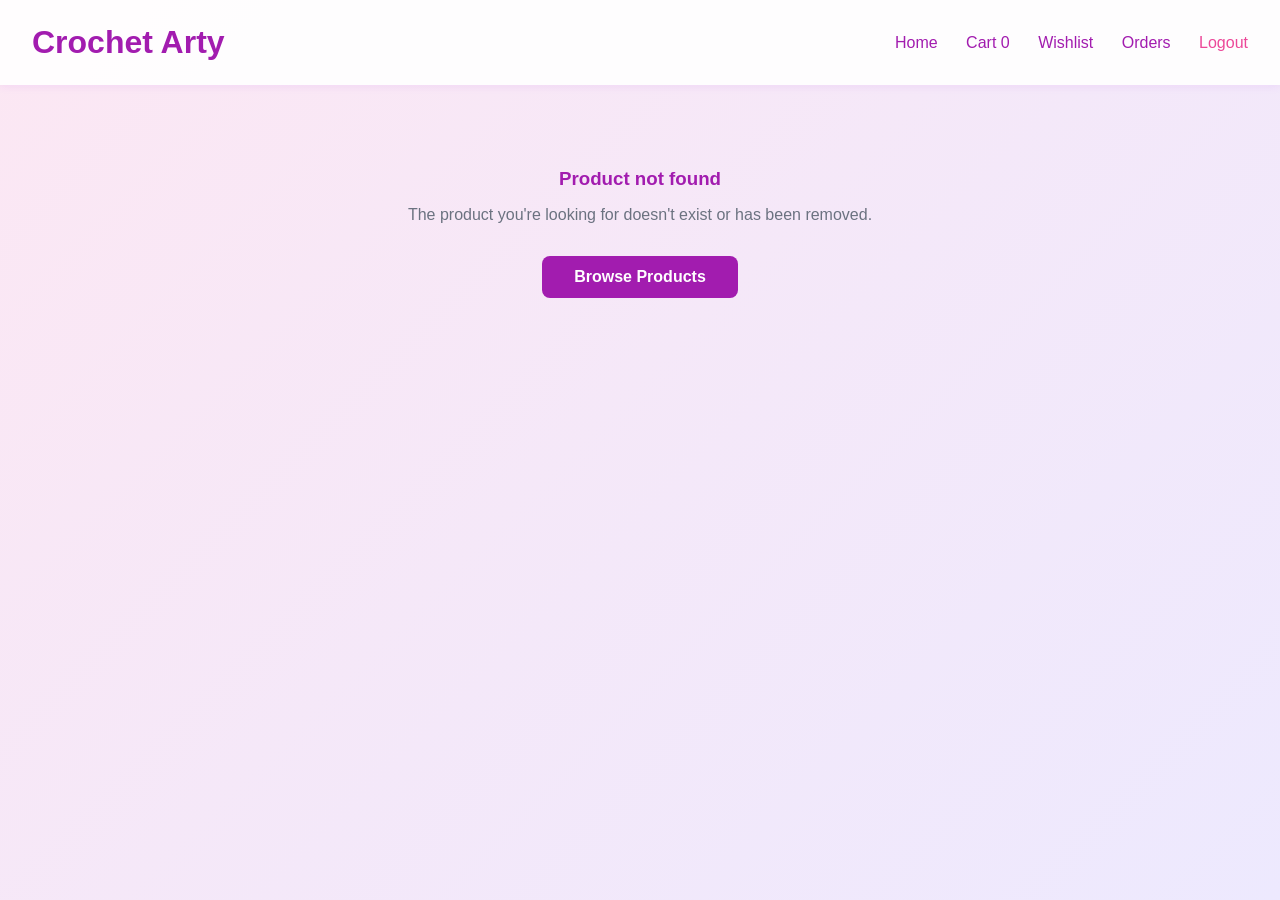
<file: frontend/product.html>
<!DOCTYPE html>
<html lang="en">
<head>
  <meta charset="UTF-8">
  <meta name="viewport" content="width=device-width, initial-scale=1.0">
  <title>Product Details - Crochet Arty</title>
  <link rel="stylesheet" href="css/style.css">
  <script defer src="js/api.js"></script>
</head>
<body class="bg-gradient min-h-screen flex flex-col">
  <nav class="navbar">
    <span class="logo">Crochet Arty</span>
    <div class="nav-links">
      <a href="home.html">Home</a>
      <a href="cart.html">Cart <span id="cartSummary" class="cart-count">0</span></a>
      <a href="wishlist.html">Wishlist</a>
      <a href="orders.html">Orders</a>
      <a href="profile.html" id="profileLink" style="display: none;">Profile</a>
      <a href="dashboard.html" id="dashboardLink" style="display: none;">Dashboard</a>
      <a href="#" id="logoutLink" class="logout">Logout</a>
    </div>
  </nav>
  <main class="main-content">
    <div class="product-detail-main">
      <div id="loadingState" class="loading-container">
        <div class="loading">Loading product details...</div>
      </div>
      
      <div id="errorState" class="error-container" style="display: none;">
        <div class="error-message">
          <h3>Product not found</h3>
          <p>The product you're looking for doesn't exist or has been removed.</p>
          <a href="home.html" class="btn btn-primary">Browse Products</a>
        </div>
      </div>
      
      <div id="productDetail" class="product-detail-container" style="display: none;">
        <!-- Product details will be loaded here -->
      </div>
      
      <!-- Reviews Section -->
      <div id="reviewsSection" class="reviews-section" style="display: none;">
        <h3 class="section-title">Customer Reviews</h3>
        <div id="reviewsContainer">
          <!-- Reviews will be loaded here -->
        </div>
      </div>
    </div>
  </main>


  <script>
    let currentProduct = null;
    let isInWishlist = false;

    // Initialize page
    document.addEventListener('DOMContentLoaded', async function() {
      // Product page can be viewed without authentication
      
      await loadProduct();
      setupNavigation();
      updateCartSummary();
    });

    // Setup navigation
    function setupNavigation() {
      const user = JSON.parse(localStorage.getItem('user') || '{}');
      const profileLink = document.getElementById('profileLink');
      const dashboardLink = document.getElementById('dashboardLink');
      
      if (user.id) {
        profileLink.style.display = 'inline';
        if (user.role === 'artisan' || user.role === 'admin') {
          dashboardLink.style.display = 'inline';
        }
      }
      
      // Logout functionality
      document.getElementById('logoutLink').addEventListener('click', async function(e) {
        e.preventDefault();
        await API.auth.logout();
      });
    }

    // Get product ID from URL
    function getProductId() {
      const params = new URLSearchParams(window.location.search);
      return params.get('id');
    }

    // Load product from API
    async function loadProduct() {
      const productId = getProductId();
      
      if (!productId) {
        showError();
        return;
      }

      try {
        const response = await API.products.getProduct(productId);
        
        if (response.success) {
          currentProduct = response.data.product;
          await renderProduct();
          await loadWishlistStatus();
          await loadReviews();
        } else {
          showError();
        }
      } catch (error) {
        console.error('Load product error:', error);
        showError();
      }
    }

    // Render product details
    async function renderProduct() {
      const loadingState = document.getElementById('loadingState');
      const productDetail = document.getElementById('productDetail');
      const reviewsSection = document.getElementById('reviewsSection');
      
      loadingState.style.display = 'none';
      productDetail.style.display = 'block';
      reviewsSection.style.display = 'block';

      productDetail.innerHTML = `
        <div class="product-detail-card">
          <div class="product-images">
            <img src="${currentProduct.images[0] || 'images/placeholder.jpg'}" 
                 alt="${currentProduct.title}" class="product-detail-img">
          </div>
          
          <div class="product-detail-info">
            <div class="product-header">
              <h1 class="product-title">${currentProduct.title}</h1>
              <button class="wishlist-btn-large" onclick="toggleWishlist()" id="wishlistBtn" title="Add to wishlist">
                ♡
              </button>
            </div>
            
            <div class="product-rating">
              ${'★'.repeat(Math.floor(currentProduct.ratings.average))}${'☆'.repeat(5 - Math.floor(currentProduct.ratings.average))}
              <span class="rating-count">(${currentProduct.ratings.count} reviews)</span>
            </div>
            
            <p class="product-price">${API.helpers.formatPrice(currentProduct.price)}</p>
            <span class="product-category">${currentProduct.category}</span>
            
            <div class="product-description">
              <h3>Description</h3>
              <p>${currentProduct.description}</p>
            </div>
            
            ${currentProduct.materials && currentProduct.materials.length > 0 ? `
              <div class="product-materials">
                <h3>Materials</h3>
                <div class="materials-list">
                  ${currentProduct.materials.map(material => `<span class="material-tag">${material}</span>`).join('')}
                </div>
              </div>
            ` : ''}
            
            ${currentProduct.careInstructions ? `
              <div class="product-care">
                <h3>Care Instructions</h3>
                <p>${currentProduct.careInstructions}</p>
              </div>
            ` : ''}
            
            <div class="product-stock">
              <span class="stock-info ${currentProduct.stock > 0 ? 'in-stock' : 'out-of-stock'}">
                ${currentProduct.stock > 0 ? `${currentProduct.stock} in stock` : 'Out of stock'}
              </span>
            </div>
            
            <div class="product-detail-actions">
              <button class="btn btn-primary btn-large" 
                      onclick="addToCart()" 
                      ${currentProduct.stock === 0 ? 'disabled' : ''}>
                Add to Cart
              </button>
              <button class="btn btn-secondary btn-large" 
                      onclick="buyNow()" 
                      ${currentProduct.stock === 0 ? 'disabled' : ''}>
                Buy Now
              </button>
            </div>
          </div>
        </div>
      `;
    }

    // Load wishlist status
    async function loadWishlistStatus() {
      if (!API.helpers.isAuthenticated()) return;
      
      try {
        const response = await API.wishlist.checkWishlist(currentProduct._id);
        if (response.success) {
          isInWishlist = response.data.isInWishlist;
          updateWishlistButton();
        }
      } catch (error) {
        console.error('Load wishlist status error:', error);
      }
    }

    // Update wishlist button
    function updateWishlistButton() {
      const btn = document.getElementById('wishlistBtn');
      if (btn) {
        btn.textContent = isInWishlist ? '♥' : '♡';
        btn.classList.toggle('in-wishlist', isInWishlist);
        btn.title = isInWishlist ? 'Remove from wishlist' : 'Add to wishlist';
      }
    }

    // Toggle wishlist
    async function toggleWishlist() {
      if (!API.helpers.isAuthenticated()) {
        showNotification('Please login to manage your wishlist', 'info');
        return;
      }

      try {
        let response;
        if (isInWishlist) {
          response = await API.wishlist.removeFromWishlist(currentProduct._id);
          if (response.success) {
            isInWishlist = false;
            showNotification('Removed from wishlist', 'success');
          }
        } else {
          response = await API.wishlist.addToWishlist(currentProduct._id);
          if (response.success) {
            isInWishlist = true;
            showNotification('Added to wishlist', 'success');
          }
        }
        updateWishlistButton();
      } catch (error) {
        console.error('Toggle wishlist error:', error);
        showNotification('Failed to update wishlist', 'error');
      }
    }

    // Add to cart
    async function addToCart() {
      if (!API.helpers.isAuthenticated()) {
        showNotification('Please login to add items to cart', 'info');
        return;
      }

      try {
        const response = await API.cart.addToCart(currentProduct._id, 1);
        
        if (response.success) {
          showNotification('Product added to cart!', 'success');
          updateCartSummary();
        } else {
          showNotification(response.message || 'Failed to add to cart', 'error');
        }
      } catch (error) {
        console.error('Add to cart error:', error);
        showNotification('Failed to add to cart', 'error');
      }
    }

    // Buy now - redirect to cart then checkout
    async function buyNow() {
      if (!API.helpers.isAuthenticated()) {
        showNotification('Please login to proceed with purchase', 'info');
        return;
      }

      try {
        // Add to cart first
        const response = await API.cart.addToCart(currentProduct._id, 1);
        
        if (response.success) {
          showNotification('Product added to cart! Redirecting to checkout...', 'success');
          // Wait a bit for the notification to show, then redirect
          setTimeout(() => {
            window.location.href = 'checkout.html';
          }, 1500);
        } else {
          showNotification(response.message || 'Failed to add to cart', 'error');
        }
      } catch (error) {
        console.error('Buy now error:', error);
        showNotification('Failed to process purchase. Please try again.', 'error');
      }
    }

    // Load reviews
    async function loadReviews() {
      try {
        const response = await API.reviews.getProductReviews(currentProduct._id, { limit: 5 });
        
        if (response.success) {
          renderReviews(response.data.reviews);
        }
      } catch (error) {
        console.error('Load reviews error:', error);
      }
    }

    // Render reviews
    function renderReviews(reviews) {
      const container = document.getElementById('reviewsContainer');
      
      if (reviews.length === 0) {
        container.innerHTML = '<p class="no-reviews">No reviews yet. Be the first to review this product!</p>';
        return;
      }

      container.innerHTML = reviews.map(review => `
        <div class="review-card">
          <div class="review-header">
            <div class="review-rating">
              ${'★'.repeat(review.rating)}${'☆'.repeat(5 - review.rating)}
            </div>
            <span class="review-date">${new Date(review.createdAt).toLocaleDateString()}</span>
          </div>
          <h4 class="review-title">${review.title}</h4>
          <p class="review-comment">${review.comment}</p>
          <div class="review-author">
            <span>By ${review.customer.name}</span>
            ${review.isVerified ? '<span class="verified-badge">Verified Purchase</span>' : ''}
          </div>
        </div>
      `).join('');
    }

    // Show error state
    function showError() {
      document.getElementById('loadingState').style.display = 'none';
      document.getElementById('errorState').style.display = 'block';
    }

    // Update cart summary
    async function updateCartSummary() {
      if (!API.helpers.isAuthenticated()) return;

      try {
        const response = await API.cart.getCartSummary();
        if (response.success) {
          document.getElementById('cartSummary').textContent = response.data.totalItems || 0;
        }
      } catch (error) {
        console.error('Failed to update cart summary:', error);
      }
    }

    // Show notification
    function showNotification(message, type = 'info') {
      const notification = document.createElement('div');
      notification.className = `notification notification-${type}`;
      notification.textContent = message;
      document.body.appendChild(notification);
      setTimeout(() => notification.remove(), 3000);
    }

    // Expose functions globally
    window.toggleWishlist = toggleWishlist;
    window.addToCart = addToCart;
    window.buyNow = buyNow;
  </script>
</body>
</html>
</file>
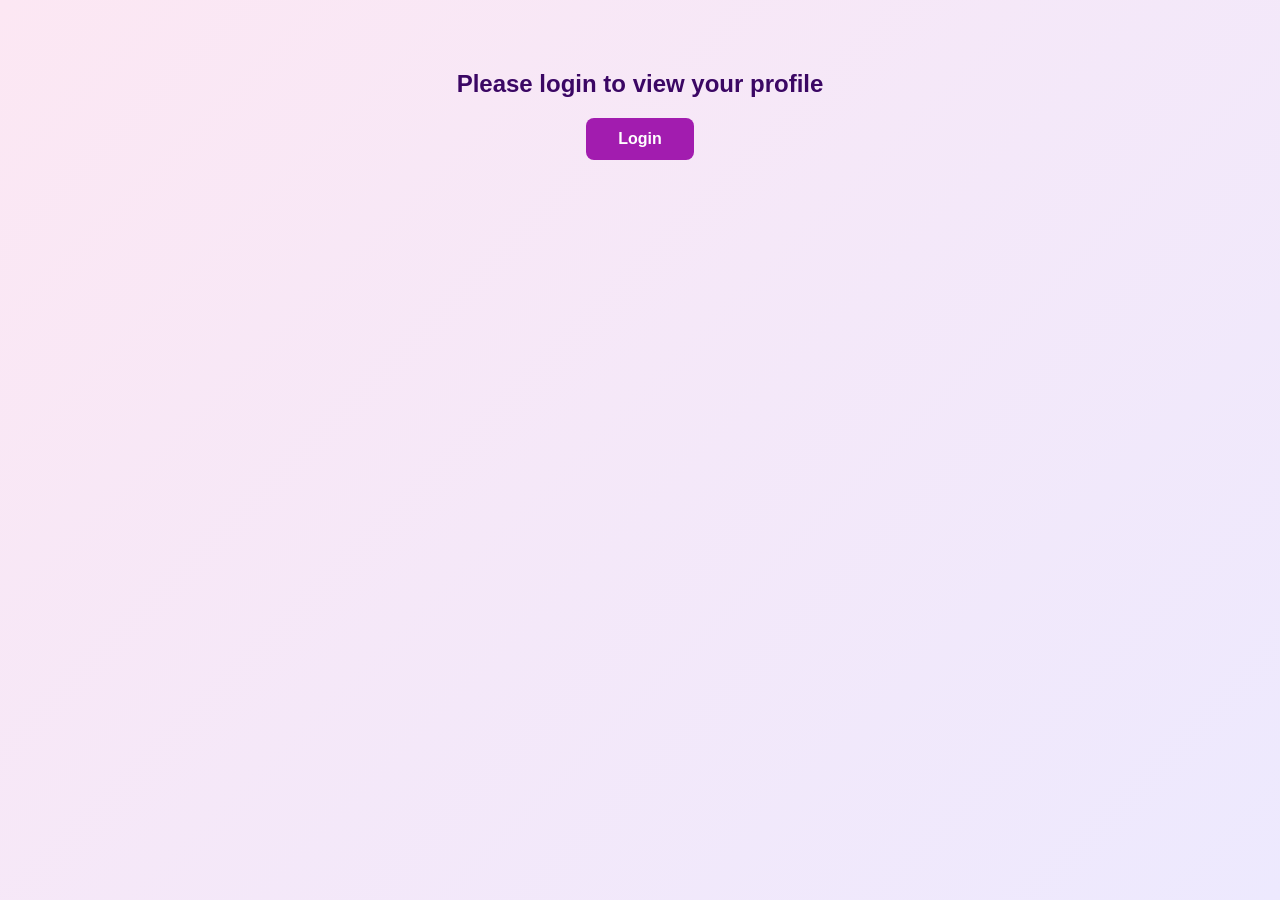
<file: frontend/profile.html>
<!DOCTYPE html>
<html lang="en">
<head>
  <meta charset="UTF-8">
  <meta name="viewport" content="width=device-width, initial-scale=1.0">
  <title>Profile - Crochet Arty</title>
  <link rel="stylesheet" href="css/style.css">
  <script defer src="js/api.js"></script>
  <script>
    document.addEventListener('DOMContentLoaded', function() {
      if (!window.API || !API.helpers.isAuthenticated()) {
        document.body.innerHTML = '<div style="text-align: center; padding: 50px;"><h2>Please login to view your profile</h2><a href="login.html" class="btn btn-primary">Login</a></div>';
      }
    });
  </script>
</head>
<body class="bg-gradient min-h-screen flex flex-col">
  <nav class="navbar">
    <span class="logo">Crochet Arty</span>
    <div class="nav-links">
      <a href="home.html">Home</a>
      <a href="cart.html">Cart</a>
      <a href="dashboard.html">Dashboard</a>
      <a href="index.html" class="logout">Logout</a>
    </div>
  </nav>
  <main class="main-content profile-main">
    <h1 class="section-title">My Profile</h1>
    <section class="profile-section">
      <h2 class="profile-title">User Information <button id="editUserBtn" class="btn btn-outline btn-sm">Edit</button></h2>
      <div class="profile-info" id="userInfo"></div>
    </section>
    <section class="profile-section">
      <h2 class="profile-title">Previous Orders</h2>
      <div class="order-list" id="orderHistory"></div>
    </section>
    <section class="profile-section">
      <h2 class="profile-title">Current Order Status</h2>
      <div class="order-list" id="currentOrders"></div>
    </section>
    <section class="profile-section">
      <h2 class="profile-title">Transaction History</h2>
      <div class="order-list" id="transactionHistory"></div>
    </section>
    <section class="profile-section">
      <h2 class="profile-title">My Uploaded Products</h2>
      <div class="product-grid" id="myProducts"></div>
      <button id="addProductBtn" class="btn btn-primary">Add Product</button>
    </section>
    <section class="profile-section">
      <h2 class="profile-title">Suggested Products (Discounted)</h2>
      <div class="product-grid" id="suggestedProducts"></div>
    </section>
  </main>
  
  <!-- Edit User Modal -->
  <div id="editUserModal" class="modal" style="display:none;">
    <div class="modal-content">
      <span class="close" id="closeEditUserModal">&times;</span>
      <h2>Edit User Information</h2>
      <form id="editUserForm">
        <label>Name: <input type="text" id="editUserName" required></label><br>
        <label>Email: <input type="email" id="editUserEmail" required></label><br>
        <label>Phone: <input type="text" id="editUserPhone"></label><br>
        <label>Address: <input type="text" id="editUserAddress"></label><br>
        <button type="submit" class="btn btn-primary">Save</button>
      </form>
    </div>
  </div>
  <!-- Edit Product Modal (skeleton) -->
  <div id="editProductModal" class="modal" style="display:none;"></div>
  <!-- Add Product Modal -->
  <div id="addProductModal" class="modal" style="display:none;">
    <div class="modal-content">
      <span class="close" id="closeAddProductModal">&times;</span>
      <h2>Add New Product</h2>
      <form id="addProductForm">
        <label>Title: <input type="text" id="addProdTitle" required></label><br>
        <label>Price: <input type="number" id="addProdPrice" required></label><br>
        <label>Image URL: <input type="text" id="addProdImage" required></label><br>
        <label>Description: <input type="text" id="addProdDesc" required></label><br>
        <label>Category: <input type="text" id="addProdCategory" required></label><br>
        <button type="submit" class="btn btn-primary">Add Product</button>
      </form>
    </div>
  </div>
  <script>
    async function loadProfileData() {
      // User Info
      let user = null;
      try {
        const res = await API.auth.getProfile();
        if (res.success && res.data && res.data.user) {
          user = res.data.user;
          localStorage.setItem('user', JSON.stringify(user));
        } else {
          user = JSON.parse(localStorage.getItem('user')) || {};
        }
      } catch (e) {
        user = JSON.parse(localStorage.getItem('user')) || {};
      }
      const knots = parseInt(localStorage.getItem('knots') || '0');
      document.getElementById('userInfo').innerHTML = `
        <div><strong>Name:</strong> ${user.name || ''}</div>
        <div><strong>Email:</strong> ${user.email || ''}</div>
        <div><strong>Phone:</strong> ${user.phone || 'Not set'}</div>
        <div><strong>Address:</strong> ${(user.address && user.address.street) ? user.address.street : (localStorage.getItem('userAddress') || 'Not set')}</div>
        <div><strong>Knots Balance:</strong> <span style="color:var(--secondary);font-weight:bold;">${knots} knots</span> (25 knots = ₹10)</div>
      `;

      // Orders (assume API.cart.getCartSummary returns order info)
      let orders = [];
      try {
        const res = await API.cart.getCartSummary();
        if (res.success && res.data && res.data.orders) {
          orders = res.data.orders;
          localStorage.setItem('orders', JSON.stringify(orders));
        } else {
          orders = JSON.parse(localStorage.getItem('orders') || '[]');
        }
      } catch (e) {
        orders = JSON.parse(localStorage.getItem('orders') || '[]');
      }
      document.getElementById('orderHistory').innerHTML = orders.filter(o => o.status === 'Delivered').map(order => `
        <div class="order-item">
          <span>Order #${order.id}</span>
          <span>${order.items.map(i => `${i.name} (x${i.qty})`).join(', ')}</span>
          <span>Date: ${order.date}</span>
          <span>Amount: ₹${order.total}</span>
          <span>Knots Used: ${order.knotsUsed || 0}</span>
          <span>Knots Earned: ${order.knotsEarned || 0}</span>
          <span class="order-status">${order.status}</span>
        </div>
      `).join('') || '<div class="no-products">No previous orders.</div>';
      document.getElementById('currentOrders').innerHTML = orders.filter(o => o.status !== 'Delivered').map(order => `
        <div class="order-item">
          <span>Order #${order.id}</span>
          <span>${order.items.map(i => `${i.name} (x${i.qty})`).join(', ')}</span>
          <span>Date: ${order.date}</span>
          <span>Amount: ₹${order.total}</span>
          <span>Knots Used: ${order.knotsUsed || 0}</span>
          <span>Knots Earned: ${order.knotsEarned || 0}</span>
          <span class="order-status">${order.status}</span>
        </div>
      `).join('') || '<div class="no-products">No current orders.</div>';
      document.getElementById('transactionHistory').innerHTML = orders.map(order => `
        <div class="order-item">
          <span>Order #${order.id}</span>
          <span>${order.items.map(i => `${i.name} (x${i.qty})`).join(', ')}</span>
          <span>Date: ${order.date}</span>
          <span>Amount: ₹${order.total}</span>
          <span>Knots Used: ${order.knotsUsed || 0}</span>
          <span>Knots Earned: ${order.knotsEarned || 0}</span>
          <span class="order-status">${order.status}</span>
        </div>
      `).join('') || '<div class="no-products">No transactions yet.</div>';

      // Uploaded products (artisan only)
      let myProducts = [];
      if (user.role === 'artisan' || user.role === 'admin') {
        try {
          const res = await API.artisan.getArtisanProducts();
          if (res.success && res.data && res.data.products) {
            myProducts = res.data.products;
            localStorage.setItem('artisanProducts', JSON.stringify(myProducts));
          } else {
            myProducts = JSON.parse(localStorage.getItem('artisanProducts') || '[]');
          }
        } catch (e) {
          myProducts = JSON.parse(localStorage.getItem('artisanProducts') || '[]');
        }
      } else {
        myProducts = JSON.parse(localStorage.getItem('artisanProducts') || '[]');
      }
      document.getElementById('myProducts').innerHTML = myProducts.length ? myProducts.map(product => `
        <div class="product-card">
          <img src="${product.images && product.images[0] ? product.images[0] : 'images/placeholder.jpg'}" alt="${product.title}" class="product-img">
          <div class="product-info">
            <h2 class="product-title">${product.title}</h2>
            <p class="product-price">₹${product.price}</p>
            <p class="product-desc">${product.description}</p>
            <button class="btn btn-outline btn-sm" onclick="editProduct('${product._id}')">Edit</button>
            <button class="btn btn-danger btn-sm" onclick="deleteProduct('${product._id}')">Delete</button>
          </div>
        </div>
      `).join('') : '<div class="no-products">No products uploaded yet.</div>';
    }
    loadProfileData();
    // Suggested products (discounted)
    const suggested = [
      {id: 301, name: 'Colorful Coasters', price: 12, discount: 20, image: 'https://images.unsplash.com/photo-1506744038136-46273834b3fb?auto=format&fit=crop&w=400&q=80', description: 'Set of 4 vibrant crochet coasters.'},
      {id: 302, name: 'Abstract Canvas', price: 60, discount: 15, image: 'https://images.unsplash.com/photo-1465101046530-73398c7f28ca?auto=format&fit=crop&w=400&q=80', description: 'Modern abstract art for your wall.'}
    ];
    document.getElementById('suggestedProducts').innerHTML = suggested.map(product => `
      <div class="product-card">
        <img src="${product.images && product.images[0] ? product.images[0] : (product.image || 'images/placeholder.jpg')}" alt="${product.name}" class="product-img">
        <div class="product-info">
          <h2 class="product-title">${product.name}</h2>
          <p class="product-price">₹${product.price} <span class="discount">-${product.discount}%</span></p>
          <p class="product-desc">${product.description}</p>
          <button class="btn btn-primary" onclick="addToCart(${product.id})">Add to Cart</button>
        </div>
      </div>
    `).join('');
    // Add to cart for suggested
    function addToCart(id) {
      let cart = JSON.parse(localStorage.getItem('cart') || '[]');
      const existing = cart.find(item => item.id === id);
      if (existing) {
        existing.qty += 1;
      } else {
        cart.push({ id, qty: 1 });
      }
      localStorage.setItem('cart', JSON.stringify(cart));
      alert('Added to cart!');
    }
    window.addToCart = addToCart;

    // Modal logic for editing user info
    document.getElementById('editUserBtn').onclick = function() {
      const user = JSON.parse(localStorage.getItem('user')) || {};
      document.getElementById('editUserName').value = user.name || '';
      document.getElementById('editUserEmail').value = user.email || '';
      document.getElementById('editUserPhone').value = user.phone || '';
      document.getElementById('editUserAddress').value = (user.address && user.address.street) ? user.address.street : '';
      document.getElementById('editUserModal').style.display = 'block';
    };
    document.getElementById('closeEditUserModal').onclick = function() {
      document.getElementById('editUserModal').style.display = 'none';
    };
    document.getElementById('editUserForm').onsubmit = async function(e) {
      e.preventDefault();
      const updated = {
        name: document.getElementById('editUserName').value,
        email: document.getElementById('editUserEmail').value,
        phone: document.getElementById('editUserPhone').value,
        address: document.getElementById('editUserAddress').value // send as string
      };
      try {
        const res = await API.auth.updateProfile(updated);
        if (res.success) {
          localStorage.setItem('user', JSON.stringify(res.data.user));
          loadProfileData();
          alert('Profile updated!');
        } else {
          alert('Failed to update profile.');
        }
      } catch (err) {
        alert('Error updating profile.');
      }
      document.getElementById('editUserModal').style.display = 'none';
    };
    // Add Product Modal logic
    document.getElementById('addProductBtn').onclick = function() {
      document.getElementById('addProductModal').style.display = 'block';
    };
    document.getElementById('closeAddProductModal').onclick = function() {
      document.getElementById('addProductModal').style.display = 'none';
    };
    document.getElementById('addProductForm').onsubmit = async function(e) {
      e.preventDefault();
      const productData = {
        title: document.getElementById('addProdTitle').value,
        price: parseFloat(document.getElementById('addProdPrice').value),
        images: [document.getElementById('addProdImage').value],
        description: document.getElementById('addProdDesc').value,
        category: document.getElementById('addProdCategory').value
      };
      try {
        const res = await API.products.createProduct(productData);
        if (res.success) {
          alert('Product added!');
          document.getElementById('addProductModal').style.display = 'none';
          loadProfileData();
        } else {
          alert('Failed to add product.');
        }
      } catch (err) {
        alert('Error adding product.');
      }
    };
    // Product edit/delete stubs
    window.editProduct = function(id) {
      // TODO: Implement product edit modal
      alert('Edit product: ' + id);
    };
    window.deleteProduct = async function(id) {
      if (confirm('Are you sure you want to delete this product?')) {
        try {
          const res = await API.artisan.deleteProduct(id);
          if (res.success) {
            alert('Product deleted!');
            loadProfileData();
          } else {
            alert('Failed to delete product.');
          }
        } catch (err) {
          alert('Error deleting product.');
        }
      }
    };
  </script>
</body>
</html>
</file>
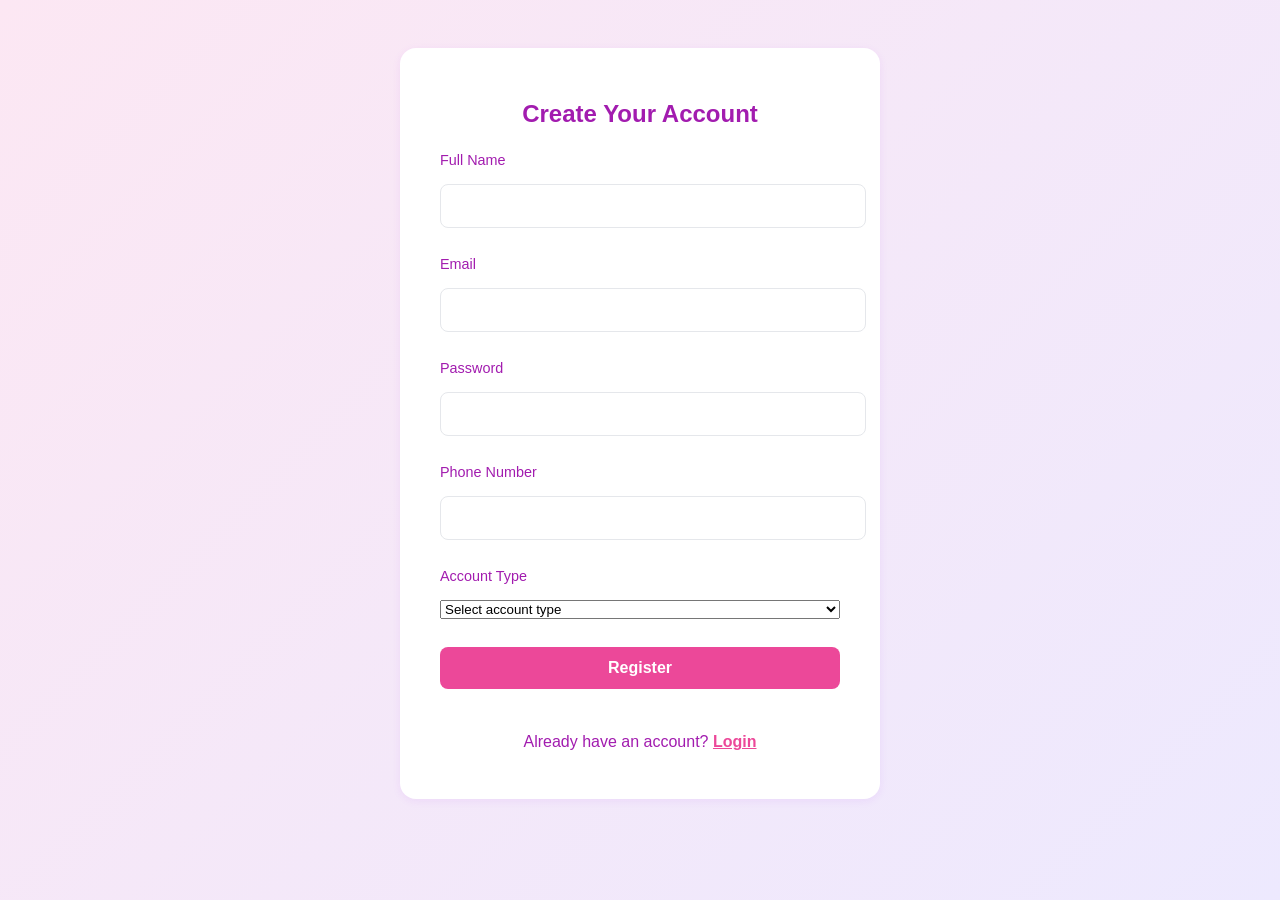
<file: frontend/register.html>
<!DOCTYPE html>
<html lang="en">
<head>
  <meta charset="UTF-8">
  <meta name="viewport" content="width=device-width, initial-scale=1.0">
  <title>Register - Crochet Arty</title>
  <link rel="stylesheet" href="css/style.css">
</head>
<body class="bg-gradient min-h-screen flex flex-col justify-center items-center">
  <div class="form-container">
    <h2 class="form-title">Create Your Account</h2>
    <form class="form" id="registerForm" novalidate>
      <div class="form-group">
        <label for="name">Full Name</label>
        <input type="text" id="name" name="name" required>
        <div class="form-error" id="nameError"></div>
      </div>
      <div class="form-group">
        <label for="email">Email</label>
        <input type="email" id="email" name="email" required>
        <div class="form-error" id="emailError"></div>
      </div>
      <div class="form-group">
        <label for="password">Password</label>
        <input type="password" id="password" name="password" required>
        <div class="form-error" id="passwordError"></div>
      </div>
      <div class="form-group">
        <label for="phone">Phone Number</label>
        <input type="tel" id="phone" name="phone" required>
        <div class="form-error" id="phoneError"></div>
      </div>
      <div class="form-group">
        <label for="role">Account Type</label>
        <select id="role" name="role" required>
          <option value="">Select account type</option>
          <option value="customer">Customer - Browse and buy products</option>
          <option value="artisan">Artisan - Sell your handmade products</option>
        </select>
        <div class="form-error" id="roleError"></div>
      </div>
      <button type="submit" class="btn btn-hero w-full" id="registerBtn">Register</button>
      <div id="registerMessage" class="form-message"></div>
    </form>
    <p class="form-footer">Already have an account? <a href="login.html">Login</a></p>
  </div>

  <script src="js/api.js"></script>
  <script>
    document.getElementById('registerForm').addEventListener('submit', async function(e) {
      e.preventDefault();
      
      const name = document.getElementById('name').value.trim();
      const email = document.getElementById('email').value.trim();
      const password = document.getElementById('password').value;
      const phone = document.getElementById('phone').value.trim();
      const role = document.getElementById('role').value;
      const registerBtn = document.getElementById('registerBtn');
      const registerMessage = document.getElementById('registerMessage');
      
      // Clear previous errors
      document.getElementById('nameError').textContent = '';
      document.getElementById('emailError').textContent = '';
      document.getElementById('passwordError').textContent = '';
      document.getElementById('phoneError').textContent = '';
      document.getElementById('roleError').textContent = '';
      registerMessage.innerHTML = '';
      
      // Validation
      let valid = true;
      
      if (name.length < 2) {
        document.getElementById('nameError').textContent = 'Name must be at least 2 characters.';
        valid = false;
      }
      
      if (!email.includes('@')) {
        document.getElementById('emailError').textContent = 'Please enter a valid email.';
        valid = false;
      }
      
      if (password.length < 6) {
        document.getElementById('passwordError').textContent = 'Password must be at least 6 characters.';
        valid = false;
      }
      
      if (phone.length < 10) {
        document.getElementById('phoneError').textContent = 'Please enter a valid phone number.';
        valid = false;
      }
      
      if (!role) {
        document.getElementById('roleError').textContent = 'Please select an account type.';
        valid = false;
      }
      
      if (!valid) return;
      
      // Show loading
      registerBtn.disabled = true;
      registerBtn.textContent = 'Creating Account...';
      registerMessage.innerHTML = '<div class="loading">Creating your account...</div>';
      
      try {
        const userData = {
          name,
          email,
          password,
          phone,
          role
        };
        
        const response = await API.auth.register(userData);
        
        if (response.success) {
          registerMessage.innerHTML = '<div class="success">Account created successfully! Redirecting to login...</div>';
          
          // Redirect to login after 2 seconds
          setTimeout(() => {
            window.location.href = 'login.html';
          }, 2000);
        } else {
          registerMessage.innerHTML = `<div class="error">${response.message}</div>`;
        }
      } catch (error) {
        registerMessage.innerHTML = `<div class="error">${error.message || 'Registration failed. Please try again.'}</div>`;
      } finally {
        registerBtn.disabled = false;
        registerBtn.textContent = 'Register';
      }
    });
  </script>
</body>
</html>
</file>
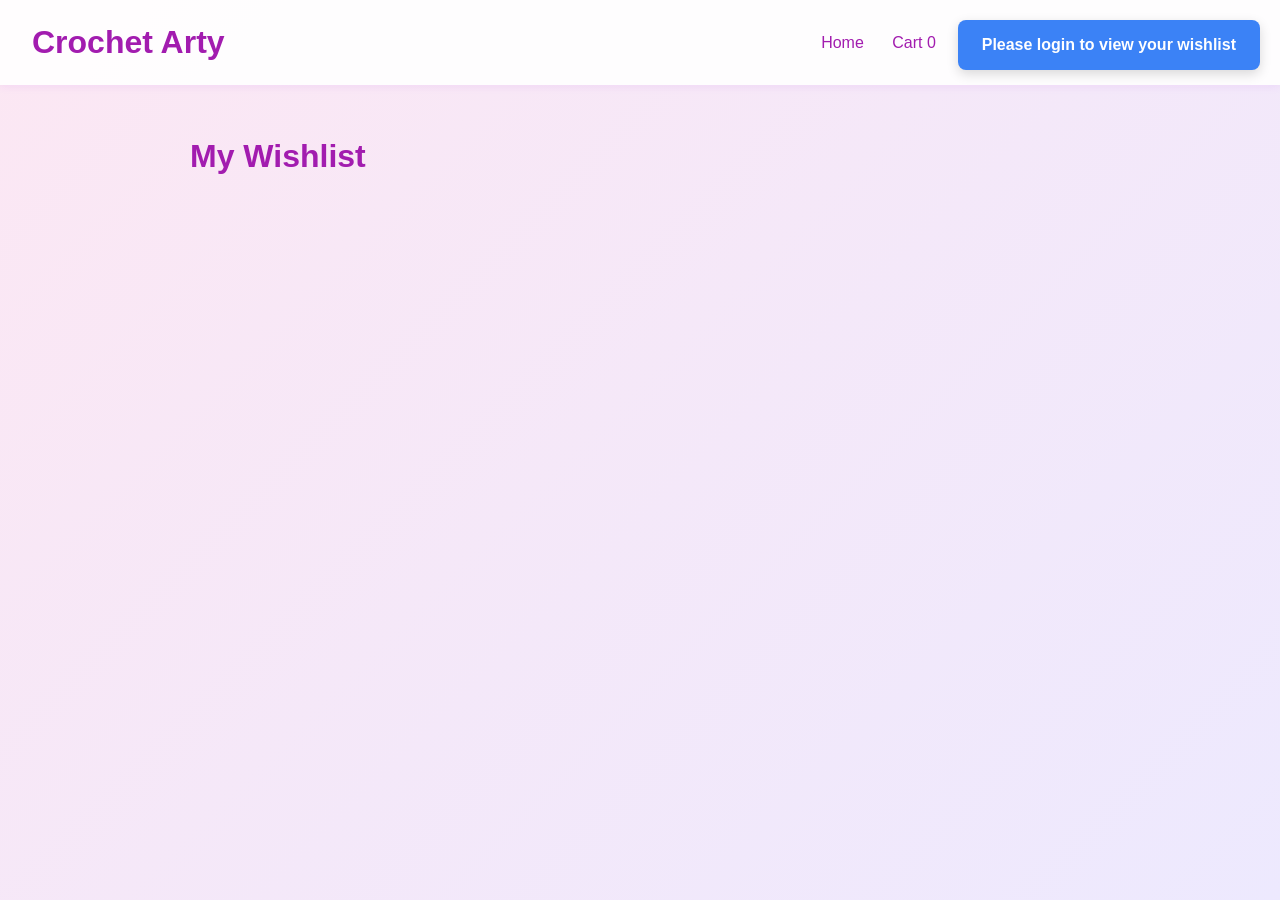
<file: frontend/wishlist.html>
<!DOCTYPE html>
<html lang="en">
<head>
  <meta charset="UTF-8">
  <meta name="viewport" content="width=device-width, initial-scale=1.0">
  <title>My Wishlist - Crochet Arty</title>
  <link rel="stylesheet" href="css/style.css">
  <script defer src="js/api.js"></script>
</head>
<body class="bg-gradient min-h-screen flex flex-col">
  <nav class="navbar">
    <span class="logo">Crochet Arty</span>
    <div class="nav-links">
      <a href="home.html">Home</a>
      <a href="cart.html">Cart <span id="cartSummary" class="cart-count">0</span></a>
      <a href="wishlist.html" class="active">Wishlist</a>
      <a href="orders.html">Orders</a>
      <a href="profile.html" id="profileLink">Profile</a>
      <a href="dashboard.html" id="dashboardLink" style="display: none;">Dashboard</a>
      <a href="#" id="logoutLink" class="logout">Logout</a>
    </div>
  </nav>

  <main class="main-content">
    <div class="profile-main">
      <div class="wishlist-header">
        <h1 class="section-title">My Wishlist</h1>
        <button class="btn btn-outline" onclick="clearWishlist()" id="clearWishlistBtn" style="display: none;">
          Clear Wishlist
        </button>
      </div>
      
      <!-- Wishlist Items -->
      <div id="wishlistItems" class="product-grid">
        <!-- Wishlist items will be loaded here -->
      </div>
    </div>
  </main>



  <script>
    let wishlistData = null;

    // Initialize page
    document.addEventListener('DOMContentLoaded', async function() {
      if (!API.helpers.isAuthenticated()) {
        showNotification('Please login to view your wishlist', 'info');
        return;
      }
      
      await loadWishlist();
      updateCartSummary();
      setupNavigation();
    });

    // Setup navigation
    function setupNavigation() {
      const user = JSON.parse(localStorage.getItem('user') || '{}');
      const dashboardLink = document.getElementById('dashboardLink');
      
      if (user.role === 'artisan' || user.role === 'admin') {
        dashboardLink.style.display = 'inline';
      }
      
      // Logout functionality
      document.getElementById('logoutLink').addEventListener('click', async function(e) {
        e.preventDefault();
        await API.auth.logout();
      });
    }

    // Load wishlist
    async function loadWishlist() {
      try {
        const response = await API.wishlist.getWishlist();
        
        if (response.success) {
          wishlistData = response.data.wishlist;
          renderWishlist();
        } else {
          showError('Failed to load wishlist');
        }
      } catch (error) {
        console.error('Load wishlist error:', error);
        showError('Failed to load wishlist');
      }
    }

    // Render wishlist
    function renderWishlist() {
      const container = document.getElementById('wishlistItems');
      const clearBtn = document.getElementById('clearWishlistBtn');
      
      if (!wishlistData || wishlistData.products.length === 0) {
        container.innerHTML = `
          <div class="no-products">
            <h3>Your wishlist is empty</h3>
            <p>Add products you love to your wishlist to save them for later!</p>
            <a href="home.html" class="btn btn-primary">Browse Products</a>
          </div>
        `;
        clearBtn.style.display = 'none';
        return;
      }

      clearBtn.style.display = 'inline-block';

      container.innerHTML = wishlistData.products.map(item => {
        const product = item.product;
        return `
          <div class="product-card wishlist-item" data-product-id="${product._id}">
            <div class="wishlist-remove">
              <button class="remove-btn" onclick="removeFromWishlist('${product._id}')" title="Remove from wishlist">
                ❌
              </button>
            </div>
            <img src="${product.images[0] || 'images/placeholder.jpg'}" alt="${product.title}" class="product-img">
            <div class="product-info">
              <h2 class="product-title">${product.title}</h2>
              <p class="product-price">${API.helpers.formatPrice(product.price)}</p>
              <span class="product-category">${product.category}</span>
              <div class="product-actions">
                <button class="btn btn-primary" onclick="addToCart('${product._id}')">Add to Cart</button>
                <a href="product.html?id=${product._id}" class="btn btn-outline">View Details</a>
              </div>
              <p class="wishlist-date">Added ${new Date(item.addedAt).toLocaleDateString()}</p>
            </div>
          </div>
        `;
      }).join('');
    }

    // Remove from wishlist
    async function removeFromWishlist(productId) {
      try {
        const response = await API.wishlist.removeFromWishlist(productId);
        
        if (response.success) {
          showNotification('Product removed from wishlist', 'success');
          
          // Remove item from DOM with animation
          const itemElement = document.querySelector(`[data-product-id="${productId}"]`);
          if (itemElement) {
            itemElement.style.opacity = '0';
            itemElement.style.transform = 'scale(0.8)';
            setTimeout(() => {
              itemElement.remove();
              // Update wishlist data
              wishlistData.products = wishlistData.products.filter(
                item => item.product._id !== productId
              );
              // Re-render if empty
              if (wishlistData.products.length === 0) {
                renderWishlist();
              }
            }, 300);
          }
        } else {
          showError(response.message || 'Failed to remove from wishlist');
        }
      } catch (error) {
        console.error('Remove from wishlist error:', error);
        showError('Failed to remove from wishlist');
      }
    }

    // Clear wishlist
    async function clearWishlist() {
      if (!confirm('Are you sure you want to clear your entire wishlist?')) return;
      
      try {
        const response = await API.wishlist.clearWishlist();
        
        if (response.success) {
          showNotification('Wishlist cleared successfully', 'success');
          wishlistData = response.data.wishlist;
          renderWishlist();
        } else {
          showError(response.message || 'Failed to clear wishlist');
        }
      } catch (error) {
        console.error('Clear wishlist error:', error);
        showError('Failed to clear wishlist');
      }
    }

    // Add to cart
    async function addToCart(productId) {
      try {
        const response = await API.cart.addToCart(productId, 1);
        
        if (response.success) {
          showNotification('Product added to cart!', 'success');
          updateCartSummary();
        } else {
          showError(response.message || 'Failed to add to cart');
        }
      } catch (error) {
        console.error('Add to cart error:', error);
        showError('Failed to add to cart');
      }
    }

    // Update cart summary
    async function updateCartSummary() {
      try {
        const response = await API.cart.getCartSummary();
        if (response.success) {
          document.getElementById('cartSummary').textContent = response.data.totalItems || 0;
        }
      } catch (error) {
        console.error('Failed to update cart summary:', error);
      }
    }

    // Show error
    function showError(message) {
      showNotification(message, 'error');
    }

    // Show notification
    function showNotification(message, type = 'info') {
      const notification = document.createElement('div');
      notification.className = `notification notification-${type}`;
      notification.textContent = message;
      document.body.appendChild(notification);
      setTimeout(() => notification.remove(), 3000);
    }

    // Expose functions globally
    window.removeFromWishlist = removeFromWishlist;
    window.clearWishlist = clearWishlist;
    window.addToCart = addToCart;
  </script>
</body>
</html>
</file>
<file: frontend/css/style.css>
/* Crochet Arty - Modern Responsive CSS */
:root {
  --primary: #a21caf;
  --secondary: #ec4899;
  --bg-gradient: linear-gradient(135deg, #fce7f3 0%, #ede9fe 100%);
  --text-dark: #3b0764;
  --text-light: #a21caf;
  --card-bg: #fff;
  --border: #e5e7eb;
  --shadow: 0 2px 8px rgba(160, 32, 240, 0.08);
}
body.bg-gradient {
  min-height: 100vh;
  background: var(--bg-gradient);
  margin: 0;
  font-family: 'Segoe UI', Arial, sans-serif;
  color: var(--text-dark);
  display: flex;
  flex-direction: column;
}
.navbar {
  display: flex;
  justify-content: space-between;
  align-items: center;
  padding: 1.5rem 2rem;
  background: rgba(255,255,255,0.9);
  box-shadow: var(--shadow);
}
.logo {
  font-size: 2rem;
  font-weight: bold;
  color: var(--primary);
}
.nav-links a {
  margin-left: 1.5rem;
  color: var(--primary);
  text-decoration: none;
  font-weight: 500;
  transition: color 0.2s;
}
.nav-links a.logout {
  color: var(--secondary);
}
.nav-links a:hover {
  color: var(--secondary);
}
.main-center {
  flex: 1;
  display: flex;
  flex-direction: column;
  align-items: center;
  justify-content: center;
  text-align: center;
  padding: 2rem 1rem;
}
.hero-title {
  font-size: 2.5rem;
  font-weight: 800;
  color: var(--primary);
  margin-bottom: 1rem;
}
.hero-desc {
  font-size: 1.25rem;
  color: var(--text-light);
  margin-bottom: 2rem;
}
.btn {
  display: inline-block;
  padding: 0.75rem 2rem;
  border-radius: 0.5rem;
  font-size: 1rem;
  font-weight: 600;
  border: none;
  cursor: pointer;
  text-decoration: none;
  transition: background 0.2s, color 0.2s;
}
.btn-primary {
  background: var(--primary);
  color: #fff;
}
.btn-primary:hover {
  background: var(--secondary);
}
.btn-outline {
  background: #fff;
  color: var(--primary);
  border: 2px solid var(--primary);
}
.btn-outline:hover {
  background: var(--primary);
  color: #fff;
}
.btn-hero {
  background: var(--secondary);
  color: #fff;
}
.btn-hero:hover {
  background: var(--primary);
}
.footer {
  text-align: center;
  padding: 1rem;
  color: var(--text-light);
  background: transparent;
  font-size: 1rem;
}
.form-container {
  background: #fff;
  padding: 2rem 2.5rem;
  border-radius: 1rem;
  box-shadow: var(--shadow);
  max-width: 400px;
  width: 100%;
  margin: 3rem auto;
}
.form-title {
  font-size: 1.5rem;
  color: var(--primary);
  font-weight: bold;
  margin-bottom: 1.5rem;
  text-align: center;
}
.form {
  display: flex;
  flex-direction: column;
  gap: 1.25rem;
}
.form-group label {
  display: block;
  margin-bottom: 0.5rem;
  color: var(--primary);
  font-weight: 500;
}
.form-group input {
  width: 100%;
  padding: 0.75rem;
  border: 1px solid var(--border);
  border-radius: 0.5rem;
  font-size: 1rem;
  outline: none;
  transition: border 0.2s;
}
.form-group input:focus {
  border-color: var(--primary);
}
.form-footer {
  margin-top: 1.5rem;
  text-align: center;
  color: var(--text-light);
}
.form-footer a {
  color: var(--secondary);
  text-decoration: underline;
  font-weight: 600;
}
.main-content {
  flex: 1;
  max-width: 1200px;
  margin: 0 auto;
  width: 100%;
  padding: 2rem 1rem;
}
.section-title {
  font-size: 2rem;
  color: var(--primary);
  font-weight: bold;
  margin-bottom: 1.5rem;
}
.search-bar-container {
  display: flex;
  flex-direction: column;
  gap: 1rem;
  margin-bottom: 2rem;
  align-items: flex-start;
}
.search-bar {
  width: 100%;
  max-width: 350px;
  padding: 0.75rem 1rem;
  border: 1px solid var(--border);
  border-radius: 0.5rem;
  font-size: 1rem;
}
.product-grid {
  display: grid;
  grid-template-columns: repeat(auto-fit, minmax(260px, 1fr));
  gap: 2rem;
}
.product-card {
  background: var(--card-bg);
  border-radius: 1rem;
  box-shadow: var(--shadow);
  overflow: hidden;
  display: flex;
  flex-direction: column;
  transition: transform 0.15s;
}
.product-card:hover {
  transform: translateY(-4px) scale(1.02);
}
.product-img {
  width: 100%;
  height: 180px;
  object-fit: cover;
}
.product-info {
  padding: 1.25rem;
  display: flex;
  flex-direction: column;
  flex: 1;
}
.product-title {
  font-size: 1.2rem;
  font-weight: bold;
  color: var(--primary);
  margin-bottom: 0.5rem;
}
.product-price {
  color: var(--secondary);
  font-size: 1.1rem;
  font-weight: 600;
  margin-bottom: 0.5rem;
}
.product-desc {
  color: #555;
  font-size: 0.95rem;
  flex: 1;
  margin-bottom: 1rem;
}
.no-products {
  grid-column: 1/-1;
  text-align: center;
  color: var(--text-light);
  font-size: 1.1rem;
  padding: 2rem 0;
}
.product-detail-container {
  display: flex;
  flex-direction: column;
  gap: 2rem;
  background: var(--card-bg);
  border-radius: 1rem;
  box-shadow: var(--shadow);
  padding: 2rem;
  max-width: 800px;
  margin: 2rem auto;
}
.product-detail-card {
  display: flex;
  flex-direction: column;
  gap: 2rem;
}
.product-detail-img {
  width: 100%;
  max-width: 350px;
  height: 250px;
  object-fit: cover;
  border-radius: 1rem;
  margin-bottom: 1rem;
}
.product-detail-info {
  display: flex;
  flex-direction: column;
  gap: 1rem;
}
.product-detail-actions {
  display: flex;
  gap: 1rem;
  margin-top: 1rem;
}
.cart-items {
  display: flex;
  flex-direction: column;
  gap: 1.5rem;
}
.cart-item {
  display: flex;
  gap: 1.5rem;
  background: var(--card-bg);
  border-radius: 1rem;
  box-shadow: var(--shadow);
  padding: 1.25rem;
  align-items: center;
}
.cart-item-img {
  width: 100px;
  height: 100px;
  object-fit: cover;
  border-radius: 0.75rem;
}
.cart-item-info {
  flex: 1;
}
.cart-item-actions {
  display: flex;
  align-items: center;
  gap: 0.75rem;
  margin-top: 0.5rem;
}
.cart-qty {
  width: 60px;
  padding: 0.5rem;
  border-radius: 0.5rem;
  border: 1px solid var(--border);
  font-size: 1rem;
}
.cart-summary-bar {
  display: flex;
  justify-content: space-between;
  align-items: center;
  background: var(--card-bg);
  border-radius: 1rem;
  box-shadow: var(--shadow);
  padding: 1.25rem;
  margin-top: 2rem;
}

.cart-actions {
  display: flex;
  gap: 1rem;
  justify-content: center;
  margin-top: 1rem;
  flex-wrap: wrap;
}
.cart-total-label {
  font-weight: bold;
  color: var(--primary);
}
.cart-total-value {
  font-size: 1.2rem;
  color: var(--secondary);
  font-weight: bold;
}
.dashboard-main {
  max-width: 1000px;
  margin: 0 auto;
}
.dashboard-section {
  margin-bottom: 2.5rem;
}
.dashboard-title {
  font-size: 1.2rem;
  color: var(--primary);
  font-weight: 600;
  margin-bottom: 1rem;
}
.dashboard-form {
  display: flex;
  flex-wrap: wrap;
  gap: 1rem;
  background: var(--card-bg);
  padding: 1.5rem;
  border-radius: 1rem;
  box-shadow: var(--shadow);
  margin-bottom: 1.5rem;
}
.dashboard-form input {
  flex: 1 1 180px;
  padding: 0.75rem;
  border-radius: 0.5rem;
  border: 1px solid var(--border);
  font-size: 1rem;
}
.dashboard-actions {
  display: flex;
  gap: 0.75rem;
  margin-top: 1rem;
}
.order-list {
  background: var(--card-bg);
  border-radius: 1rem;
  box-shadow: var(--shadow);
  padding: 1.5rem;
}
.order-item {
  display: flex;
  flex-wrap: wrap;
  gap: 1.5rem;
  justify-content: space-between;
  align-items: center;
  border-bottom: 1px solid var(--border);
  padding: 0.75rem 0;
}
.order-status {
  color: #059669;
  font-weight: 600;
}
.categories-bar {
  display: flex;
  flex-wrap: wrap;
  gap: 0.75rem;
  margin-bottom: 2rem;
  justify-content: flex-start;
}
.category-btn {
  background: #fff;
  color: var(--primary);
  border: 2px solid var(--primary);
  border-radius: 2rem;
  padding: 0.5rem 1.5rem;
  font-size: 1rem;
  font-weight: 500;
  cursor: pointer;
  transition: background 0.2s, color 0.2s;
}
.category-btn.active,
.category-btn:hover {
  background: var(--primary);
  color: #fff;
}
.product-category {
  display: inline-block;
  margin-top: 0.5rem;
  font-size: 0.95rem;
  color: var(--secondary);
  font-weight: 500;
}
.product-actions {
  display: flex;
  gap: 0.5rem;
  margin-top: 1rem;
}
.search-bar-top {
  display: flex;
  gap: 1rem;
  align-items: center;
  margin-bottom: 2rem;
  flex-wrap: wrap;
}
.sort-filter {
  padding: 0.75rem 1rem;
  border: 1.5px solid var(--border);
  border-radius: 0.5rem;
  font-size: 1rem;
  background: #fff;
  color: var(--primary);
  font-weight: 500;
  outline: none;
  transition: border 0.2s;
}
.sort-filter:focus {
  border-color: var(--primary);
}
.profile-main {
  max-width: 900px;
  margin: 0 auto;
}
.profile-section {
  margin-bottom: 2.5rem;
}
.profile-title {
  font-size: 1.2rem;
  color: var(--primary);
  font-weight: 600;
  margin-bottom: 1rem;
}
.profile-info {
  background: var(--card-bg);
  border-radius: 1rem;
  box-shadow: var(--shadow);
  padding: 1.5rem;
  margin-bottom: 1rem;
  display: flex;
  flex-direction: column;
  gap: 0.75rem;
}
.discount {
  background: var(--secondary);
  color: #fff;
  font-size: 0.95rem;
  font-weight: 600;
  border-radius: 0.5rem;
  padding: 0.2rem 0.6rem;
  margin-left: 0.5rem;
}
.modal {
  position: fixed;
  top: 50%;
  left: 50%;
  transform: translate(-50%, -50%);
  z-index: 1001;
  background: #fff;
  border-radius: 1rem;
  box-shadow: var(--shadow);
  min-width: 320px;
  max-width: 95vw;
  width: 400px;
  padding: 2rem 1.5rem;
  display: flex;
  flex-direction: column;
  align-items: center;
}
.modal-content {
  width: 100%;
}
.modal-title {
  font-size: 1.3rem;
  color: var(--primary);
  font-weight: bold;
  margin-bottom: 1rem;
  text-align: center;
}
.modal-input {
  width: 100%;
  padding: 0.75rem;
  border: 1px solid var(--border);
  border-radius: 0.5rem;
  font-size: 1rem;
  margin-bottom: 1rem;
  resize: vertical;
}
.modal-overlay {
  position: fixed;
  top: 0;
  left: 0;
  width: 100vw;
  height: 100vh;
  background: rgba(0,0,0,0.25);
  z-index: 1000;
}
@media (max-width: 900px) {
  .main-content, .dashboard-main {
    padding: 1rem 0.5rem;
  }
  .product-detail-container {
    padding: 1rem;
  }
}
@media (max-width: 600px) {
  .navbar {
    flex-direction: column;
    gap: 0.5rem;
    padding: 1rem;
  }
  .main-center {
    padding: 1rem 0.5rem;
  }
  .product-detail-card {
    flex-direction: column;
    gap: 1rem;
  }
  .product-detail-img {
    max-width: 100%;
    height: 180px;
  }
  .dashboard-form {
    flex-direction: column;
    gap: 0.75rem;
  }
  .order-item {
    flex-direction: column;
    gap: 0.5rem;
    align-items: flex-start;
  }
  .search-bar-top {
    flex-direction: column;
    align-items: stretch;
    gap: 0.5rem;
  }
  .profile-main {
    padding: 0 0.5rem;
  }
  .modal {
    min-width: 90vw;
    width: 95vw;
    padding: 1rem 0.5rem;
  }
}

/* Notification styles */
.notification {
  position: fixed;
  top: 20px;
  right: 20px;
  padding: 1rem 1.5rem;
  border-radius: 0.5rem;
  color: #fff;
  font-weight: 600;
  z-index: 10000;
  animation: slideIn 0.3s ease-out;
  max-width: 300px;
  box-shadow: 0 4px 12px rgba(0, 0, 0, 0.15);
}

.notification-success {
  background: #10b981;
}

.notification-error {
  background: #ef4444;
}

.notification-info {
  background: #3b82f6;
}

@keyframes slideIn {
  from {
    transform: translateX(100%);
    opacity: 0;
  }
  to {
    transform: translateX(0);
    opacity: 1;
  }
}

.notification-warning {
  background: #f59e0b;
}

/* Wishlist styles */
.product-wishlist {
  position: absolute;
  top: 10px;
  right: 10px;
  z-index: 10;
}

.wishlist-btn {
  background: rgba(255, 255, 255, 0.9);
  border: none;
  border-radius: 50%;
  width: 40px;
  height: 40px;
  font-size: 20px;
  cursor: pointer;
  transition: all 0.2s;
  display: flex;
  align-items: center;
  justify-content: center;
  box-shadow: 0 2px 4px rgba(0, 0, 0, 0.1);
}

.wishlist-btn:hover {
  background: white;
  transform: scale(1.1);
}

.wishlist-btn.in-wishlist {
  color: #ef4444;
  background: white;
}

.product-card {
  position: relative;
}

.product-rating {
  color: #fbbf24;
  font-size: 14px;
  margin: 0.5rem 0;
}

.rating-count {
  color: #6b7280;
  font-size: 12px;
  margin-left: 0.25rem;
}

/* Orders styles */
.orders-container {
  display: flex;
  flex-direction: column;
  gap: 1.5rem;
}

.order-card {
  background: var(--card-bg);
  border-radius: 1rem;
  box-shadow: var(--shadow);
  padding: 1.5rem;
  transition: transform 0.2s;
}

.order-card:hover {
  transform: translateY(-2px);
}

.order-header {
  display: flex;
  justify-content: space-between;
  align-items: flex-start;
  margin-bottom: 1rem;
  flex-wrap: wrap;
  gap: 1rem;
}

.order-info h3 {
  color: var(--primary);
  margin: 0 0 0.25rem 0;
  font-size: 1.1rem;
}

.order-date {
  color: #6b7280;
  margin: 0;
  font-size: 0.9rem;
}

.order-status {
  text-align: right;
}

.status-badge {
  display: inline-block;
  padding: 0.25rem 0.75rem;
  border-radius: 1rem;
  font-size: 0.8rem;
  font-weight: 600;
  text-transform: uppercase;
  margin-bottom: 0.5rem;
}

.status-pending { background: #fef3c7; color: #92400e; }
.status-confirmed { background: #dbeafe; color: #1e40af; }
.status-processing { background: #e0e7ff; color: #5b21b6; }
.status-shipped { background: #d1fae5; color: #065f46; }
.status-delivered { background: #dcfce7; color: #166534; }
.status-cancelled { background: #fee2e2; color: #991b1b; }

.order-total {
  display: block;
  font-size: 1.1rem;
  font-weight: 600;
  color: var(--secondary);
}

.order-items {
  display: flex;
  flex-wrap: wrap;
  gap: 1rem;
  margin-bottom: 1rem;
  padding: 1rem 0;
  border-top: 1px solid var(--border);
  border-bottom: 1px solid var(--border);
}

.order-item-preview {
  display: flex;
  align-items: center;
  gap: 0.75rem;
  flex: 1;
  min-width: 200px;
}

.item-image {
  width: 50px;
  height: 50px;
  object-fit: cover;
  border-radius: 0.5rem;
}

.item-info {
  display: flex;
  flex-direction: column;
  gap: 0.25rem;
}

.item-title {
  font-weight: 500;
  color: var(--text-dark);
  font-size: 0.9rem;
}

.item-qty {
  color: #6b7280;
  font-size: 0.8rem;
}

.more-items {
  color: var(--text-light);
  font-size: 0.9rem;
  align-self: center;
}

.order-actions {
  display: flex;
  gap: 0.75rem;
  flex-wrap: wrap;
}

/* Wishlist specific styles */
.wishlist-header {
  display: flex;
  justify-content: space-between;
  align-items: center;
  margin-bottom: 2rem;
  flex-wrap: wrap;
  gap: 1rem;
}

.wishlist-item {
  position: relative;
}

.wishlist-remove {
  position: absolute;
  top: 10px;
  right: 10px;
  z-index: 10;
}

.remove-btn {
  background: rgba(255, 255, 255, 0.9);
  border: none;
  border-radius: 50%;
  width: 30px;
  height: 30px;
  font-size: 16px;
  cursor: pointer;
  transition: all 0.2s;
  display: flex;
  align-items: center;
  justify-content: center;
}

.remove-btn:hover {
  background: #fee2e2;
  transform: scale(1.1);
}

.wishlist-date {
  color: #6b7280;
  font-size: 0.8rem;
  margin-top: 0.5rem;
  font-style: italic;
}

/* Modal improvements */
.modal-header {
  display: flex;
  justify-content: space-between;
  align-items: center;
  margin-bottom: 1.5rem;
  padding-bottom: 1rem;
  border-bottom: 1px solid var(--border);
}

.order-detail-content {
  display: flex;
  flex-direction: column;
  gap: 1.5rem;
}

.order-summary, .shipping-address, .order-items-detail {
  padding: 1rem;
  background: #f9fafb;
  border-radius: 0.5rem;
}

.order-summary h3, .shipping-address h4, .order-items-detail h4 {
  margin: 0 0 1rem 0;
  color: var(--primary);
}

.order-item-detail {
  display: flex;
  gap: 1rem;
  padding: 1rem 0;
  border-bottom: 1px solid var(--border);
}

.order-item-detail:last-child {
  border-bottom: none;
}

.item-details h5 {
  margin: 0 0 0.5rem 0;
  color: var(--text-dark);
}

.item-details p {
  margin: 0.25rem 0;
  color: #6b7280;
  font-size: 0.9rem;
}

/* Checkout styles */
.checkout-container {
  max-width: 800px;
  margin: 0 auto;
  padding: 2rem 1rem;
}

.checkout-content {
  display: flex;
  flex-direction: column;
  gap: 2rem;
}

.checkout-section {
  background: var(--card-bg);
  border-radius: 1rem;
  box-shadow: var(--shadow);
  padding: 1.5rem;
}

.checkout-section-title {
  color: var(--primary);
  font-size: 1.2rem;
  font-weight: 600;
  margin: 0 0 1rem 0;
  padding-bottom: 0.5rem;
  border-bottom: 1px solid var(--border);
}

.checkout-form {
  display: flex;
  flex-direction: column;
  gap: 1rem;
}

.form-row {
  display: grid;
  grid-template-columns: 1fr 1fr;
  gap: 1rem;
}

.form-group {
  display: flex;
  flex-direction: column;
  gap: 0.5rem;
}

.form-group label {
  color: var(--primary);
  font-weight: 500;
  font-size: 0.9rem;
}

.form-group input,
.form-group textarea {
  padding: 0.75rem;
  border: 1px solid var(--border);
  border-radius: 0.5rem;
  font-size: 1rem;
  transition: border-color 0.2s;
}

.form-group input:focus,
.form-group textarea:focus {
  outline: none;
  border-color: var(--primary);
}

.order-summary-content {
  display: flex;
  flex-direction: column;
  gap: 1rem;
}

.checkout-item {
  display: flex;
  gap: 1rem;
  padding: 1rem;
  background: #f9fafb;
  border-radius: 0.5rem;
}

.checkout-item-img {
  width: 80px;
  height: 80px;
  object-fit: cover;
  border-radius: 0.5rem;
}

.checkout-item-info {
  flex: 1;
}

.checkout-item-info h4 {
  margin: 0 0 0.25rem 0;
  color: var(--text-dark);
  font-size: 1rem;
}

.item-category {
  color: #6b7280;
  font-size: 0.8rem;
  margin: 0 0 0.5rem 0;
}

.item-pricing {
  display: flex;
  gap: 1rem;
  align-items: center;
  font-size: 0.9rem;
}

.item-price {
  color: var(--text-light);
}

.item-qty {
  color: #6b7280;
}

.item-total {
  color: var(--secondary);
  font-weight: 600;
  margin-left: auto;
}

.payment-methods {
  display: flex;
  flex-direction: column;
  gap: 1rem;
}

.payment-option {
  display: flex;
  align-items: flex-start;
  gap: 0.75rem;
  padding: 1rem;
  border: 2px solid var(--border);
  border-radius: 0.5rem;
  cursor: pointer;
  transition: all 0.2s;
}

.payment-option:hover {
  border-color: var(--primary);
  background: #faf5ff;
}

.payment-option input[type="radio"] {
  margin-top: 0.25rem;
}

.payment-option input[type="radio"]:checked + .payment-label {
  color: var(--primary);
}

.payment-option:has(input:checked) {
  border-color: var(--primary);
  background: #faf5ff;
}

.payment-label {
  display: flex;
  flex-direction: column;
  gap: 0.25rem;
}

.payment-label strong {
  font-size: 1rem;
}

.payment-label small {
  color: #6b7280;
  font-size: 0.8rem;
}

#orderNotes {
  width: 100%;
  padding: 0.75rem;
  border: 1px solid var(--border);
  border-radius: 0.5rem;
  font-size: 1rem;
  resize: vertical;
  min-height: 80px;
}

.order-total-section {
  display: flex;
  flex-direction: column;
  gap: 1.5rem;
}

.total-breakdown {
  display: flex;
  flex-direction: column;
  gap: 0.75rem;
  padding: 1rem;
  background: #f9fafb;
  border-radius: 0.5rem;
}

.total-row {
  display: flex;
  justify-content: space-between;
  align-items: center;
  font-size: 1rem;
}

.total-final {
  font-size: 1.2rem;
  font-weight: 600;
  color: var(--primary);
  padding-top: 0.75rem;
  border-top: 1px solid var(--border);
}

.btn-large {
  padding: 1rem 2rem;
  font-size: 1.1rem;
  font-weight: 600;
}

.btn-disabled {
  opacity: 0.6;
  cursor: not-allowed;
}

/* Product Detail Page Styles */
.product-detail-main {
  max-width: 1200px;
  margin: 0 auto;
  padding: 2rem 1rem;
}

.loading-container, .error-container {
  display: flex;
  justify-content: center;
  align-items: center;
  min-height: 400px;
  text-align: center;
}

.error-message h3 {
  color: var(--primary);
  margin-bottom: 1rem;
}

.error-message p {
  color: #6b7280;
  margin-bottom: 2rem;
}

.product-detail-card {
  display: grid;
  grid-template-columns: 1fr 1fr;
  gap: 3rem;
  background: var(--card-bg);
  border-radius: 1rem;
  box-shadow: var(--shadow);
  padding: 2rem;
  margin-bottom: 2rem;
}

.product-images {
  display: flex;
  flex-direction: column;
  gap: 1rem;
}

.product-detail-img {
  width: 100%;
  height: 400px;
  object-fit: cover;
  border-radius: 1rem;
}

.product-header {
  display: flex;
  justify-content: space-between;
  align-items: flex-start;
  margin-bottom: 1rem;
}

.product-title {
  font-size: 2rem;
  font-weight: bold;
  color: var(--primary);
  margin: 0;
  flex: 1;
}

.wishlist-btn-large {
  background: rgba(255, 255, 255, 0.9);
  border: 2px solid var(--border);
  border-radius: 50%;
  width: 50px;
  height: 50px;
  font-size: 24px;
  cursor: pointer;
  transition: all 0.2s;
  display: flex;
  align-items: center;
  justify-content: center;
  margin-left: 1rem;
}

.wishlist-btn-large:hover {
  border-color: var(--primary);
  background: white;
  transform: scale(1.1);
}

.wishlist-btn-large.in-wishlist {
  color: #ef4444;
  border-color: #ef4444;
  background: white;
}

.product-price {
  font-size: 2rem;
  font-weight: bold;
  color: var(--secondary);
  margin: 1rem 0;
}

.product-description,
.product-materials,
.product-care {
  margin: 1.5rem 0;
}

.product-description h3,
.product-materials h3,
.product-care h3 {
  color: var(--primary);
  font-size: 1.1rem;
  margin-bottom: 0.5rem;
}

.materials-list {
  display: flex;
  flex-wrap: wrap;
  gap: 0.5rem;
}

.material-tag {
  background: #f3f4f6;
  color: var(--text-dark);
  padding: 0.25rem 0.75rem;
  border-radius: 1rem;
  font-size: 0.9rem;
  border: 1px solid var(--border);
}

.product-stock {
  margin: 1rem 0;
}

.stock-info {
  font-weight: 600;
  padding: 0.5rem 1rem;
  border-radius: 0.5rem;
  font-size: 0.9rem;
}

.stock-info.in-stock {
  background: #dcfce7;
  color: #166534;
}

.stock-info.out-of-stock {
  background: #fee2e2;
  color: #991b1b;
}

.product-detail-actions {
  display: flex;
  gap: 1rem;
  margin-top: 2rem;
}

.btn-large {
  padding: 1rem 2rem;
  font-size: 1.1rem;
  font-weight: 600;
  flex: 1;
}

/* Reviews Section */
.reviews-section {
  background: var(--card-bg);
  border-radius: 1rem;
  box-shadow: var(--shadow);
  padding: 2rem;
  margin-top: 2rem;
}

.reviews-section .section-title {
  margin-bottom: 1.5rem;
  font-size: 1.5rem;
}

.review-card {
  border-bottom: 1px solid var(--border);
  padding: 1.5rem 0;
}

.review-card:last-child {
  border-bottom: none;
}

.review-header {
  display: flex;
  justify-content: space-between;
  align-items: center;
  margin-bottom: 0.5rem;
}

.review-rating {
  color: #fbbf24;
  font-size: 1.1rem;
}

.review-date {
  color: #6b7280;
  font-size: 0.9rem;
}

.review-title {
  color: var(--primary);
  font-size: 1.1rem;
  margin: 0.5rem 0;
}

.review-comment {
  color: var(--text-dark);
  line-height: 1.6;
  margin: 0.5rem 0 1rem 0;
}

.review-author {
  display: flex;
  align-items: center;
  gap: 1rem;
  font-size: 0.9rem;
  color: #6b7280;
}

.verified-badge {
  background: #dcfce7;
  color: #166534;
  padding: 0.25rem 0.5rem;
  border-radius: 0.25rem;
  font-size: 0.8rem;
  font-weight: 600;
}

.no-reviews {
  text-align: center;
  color: #6b7280;
  font-style: italic;
  padding: 2rem 0;
}

/* Responsive improvements */
@media (max-width: 768px) {
  .order-header {
    flex-direction: column;
    align-items: flex-start;
  }
  
  .order-status {
    text-align: left;
  }
  
  .order-item-preview {
    min-width: 100%;
  }
  
  .order-actions {
    justify-content: stretch;
  }
  
  .order-actions .btn {
    flex: 1;
    text-align: center;
  }
  
  .wishlist-header {
    flex-direction: column;
    align-items: stretch;
  }
  
  .form-row {
    grid-template-columns: 1fr;
  }
  
  .checkout-item {
    flex-direction: column;
    text-align: center;
  }
  
  .checkout-item-img {
    align-self: center;
  }
  
  .item-pricing {
    justify-content: center;
  }
  
  .item-total {
    margin-left: 0;
  }
} /* Pr
oduct Detail Responsive Styles */
@media (max-width: 768px) {
  .product-detail-card {
    grid-template-columns: 1fr;
    gap: 2rem;
    padding: 1.5rem;
  }
  
  .product-detail-img {
    height: 300px;
  }
  
  .product-header {
    flex-direction: column;
    align-items: flex-start;
    gap: 1rem;
  }
  
  .wishlist-btn-large {
    margin-left: 0;
    align-self: flex-end;
  }
  
  .product-detail-actions {
    flex-direction: column;
  }
  
  .reviews-section {
    padding: 1.5rem;
  }
}/* O
rder Confirmation Styles */
.confirmation-container {
  max-width: 600px;
  margin: 2rem auto;
  padding: 1rem;
}

.confirmation-card {
  background: var(--card-bg);
  border-radius: 1rem;
  box-shadow: var(--shadow);
  padding: 3rem 2rem;
  text-align: center;
}

.success-icon {
  font-size: 4rem;
  margin-bottom: 1rem;
}

.confirmation-title {
  color: var(--primary);
  font-size: 2rem;
  font-weight: bold;
  margin-bottom: 1rem;
}

.confirmation-message {
  color: #6b7280;
  font-size: 1.1rem;
  margin-bottom: 2rem;
}

.order-summary {
  text-align: left;
  margin: 2rem 0;
  padding: 1.5rem;
  background: #f9fafb;
  border-radius: 0.5rem;
}

.order-info h3 {
  color: var(--primary);
  margin-bottom: 1rem;
}

.order-info p, .shipping-info p {
  margin: 0.5rem 0;
  color: var(--text-dark);
}

.shipping-info, .order-items {
  margin-top: 1.5rem;
  padding-top: 1.5rem;
  border-top: 1px solid var(--border);
}

.shipping-info h4, .order-items h4 {
  color: var(--primary);
  margin-bottom: 1rem;
}

.confirmation-item {
  display: flex;
  align-items: center;
  gap: 1rem;
  padding: 0.75rem 0;
  border-bottom: 1px solid var(--border);
}

.confirmation-item:last-child {
  border-bottom: none;
}

.confirmation-item .item-image {
  width: 60px;
  height: 60px;
  object-fit: cover;
  border-radius: 0.5rem;
}

.confirmation-item .item-details {
  display: flex;
  flex-direction: column;
  gap: 0.25rem;
  flex: 1;
}

.confirmation-item .item-title {
  font-weight: 600;
  color: var(--text-dark);
}

.confirmation-item .item-qty {
  color: #6b7280;
  font-size: 0.9rem;
}

.confirmation-item .item-price {
  color: var(--secondary);
  font-weight: 600;
}

.confirmation-actions {
  display: flex;
  gap: 1rem;
  justify-content: center;
  margin-top: 2rem;
  flex-wrap: wrap;
}

@media (max-width: 600px) {
  .confirmation-card {
    padding: 2rem 1rem;
  }
  
  .confirmation-actions {
    flex-direction: column;
  }
  
  .confirmation-item {
    flex-direction: column;
    text-align: center;
  }
}
</file>
